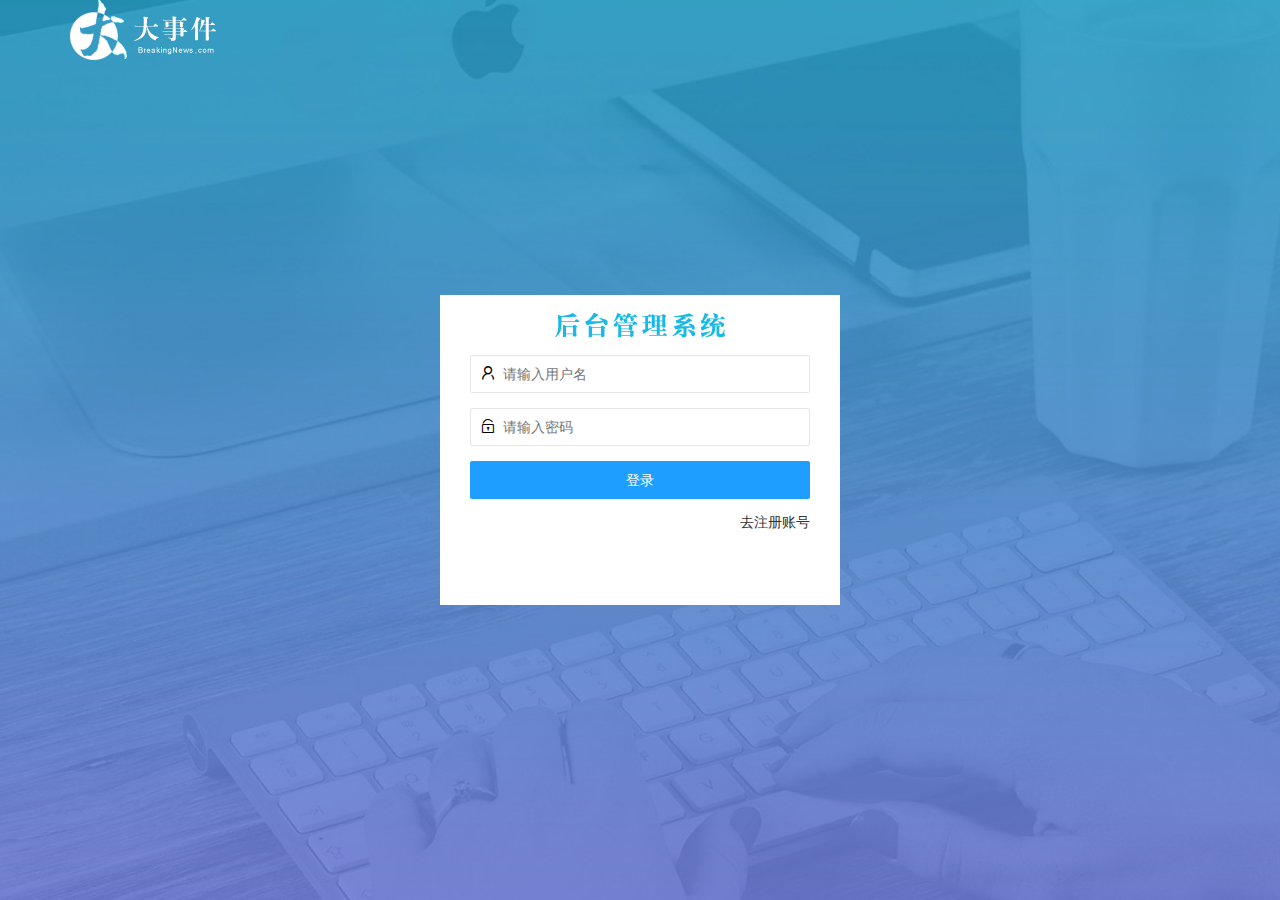
<file: login.html>
<!DOCTYPE html>
<html lang="en">

<head>
    <meta charset="UTF-8">
    <meta name="viewport" content="width=device-width, initial-scale=1.0">
    <title>大事件-登录/注册</title>
    <link rel="stylesheet" href="assets/lib/layui/css/layui.css">
    <link rel="stylesheet" href="assets/css/login.css">
    <script src="/assets/lib/layui/layui.all.js"></script>
    <script src="/assets/lib/jquery.js"></script>
    <script src="/assets/js/baseAPI.js"></script>
    <script src="/assets/js/login.js"></script>
</head>

<body>
    <!-- 头部logo部分 -->
    <div class="layui-main">
        <img src="/assets/images/logo.png" alt="">
    </div>
    <!-- 注册登录区域 -->
    <div class="loginAndRegBx">
        <div class="title-box"></div>
        <!-- 登录界面 -->
        <div class="login-box">
            <!-- 登陆的表单 -->
            <form class="layui-form" id="form_login" action="">
                <!-- 用户名输入框 -->
                <div class="layui-form-item">
                    <i class="layui-icon layui-icon-username"></i>
                    <input type="text" name="username" required lay-verify="required|username" placeholder="请输入用户名"
                        autocomplete="off" class="layui-input">
                </div>
                <!-- 密码框 -->
                <div class="layui-form-item">
                    <i class="layui-icon layui-icon-password"></i>
                    <input type="password" name="password" required lay-verify="required|pass" placeholder="请输入密码"
                        autocomplete="off" class="layui-input">
                </div>
                <!-- 登录按钮 -->
                <div class="layui-form-item">
                    <button class="layui-btn layui-btn-fluid layui-btn layui-btn-normal" lay-submit>登录</button>
                </div>
                <div class="layui-form-item link">
                    <a href="javascript:;" id="link_reg">去注册账号</a>
                </div>
        </div>
        </form>
        <!-- 注册界面 -->
        <div class="reg-box">
            <form class="layui-form" id="form_reg" action="">
                <!-- 用户名输入框 -->
                <div class="layui-form-item">
                    <i class="layui-icon layui-icon-username"></i>
                    <input type="text" name="username" required lay-verify="required|username" placeholder="请输入用户名"
                        autocomplete="off" class="layui-input">
                </div>
                <!-- 密码框 -->
                <div class="layui-form-item">
                    <i class="layui-icon layui-icon-password"></i>
                    <input type="password" name="password" required lay-verify="required|pass|repass"
                        placeholder="请输入密码" autocomplete="off" class="layui-input">
                </div>
                <!-- 密码框确认 -->
                <div class="layui-form-item">
                    <i class="layui-icon layui-icon-password"></i>
                    <input type="password" name="repassword" required lay-verify="required|pass|repass"
                        placeholder="再次确认密码" autocomplete="off" class="layui-input">
                </div>
                <!-- 注册按钮 -->
                <div class="layui-form-item">
                    <button class="layui-btn layui-btn-fluid layui-btn layui-btn-normal" lay-submit>注册</button>
                </div>
                <div class="layui-form-item link">
                    <a href="javascript:;" id="link_login">去登陆</a>
                </div>
            </form>
        </div>
    </div>
</body>

</html>
</file>
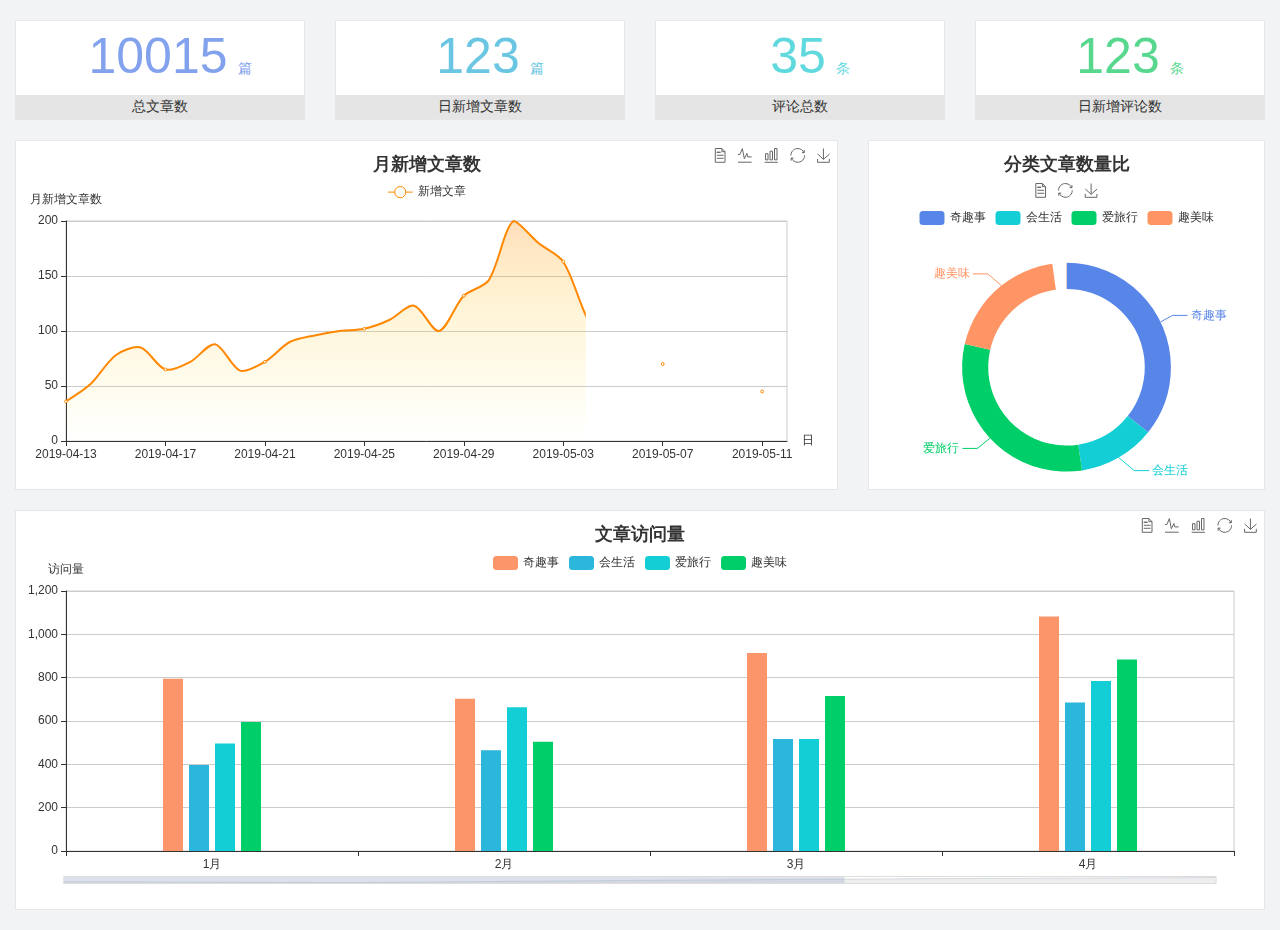
<file: home/dashboard.html>
<!DOCTYPE html>
<html lang="en">

<head>
  <meta charset="UTF-8">
  <meta name="viewport" content="width=device-width, initial-scale=1.0">
  <meta http-equiv="X-UA-Compatible" content="ie=edge">
  <title>图表统计</title>
  <link rel="stylesheet" href="../../assets/lib/bootstrap.css" />
  <link rel="stylesheet" href="../../assets/lib/main.css" />
  <script src="../../assets/lib/jquery.js"></script>
  <script type="text/javascript" src="../../assets/lib/echarts.min.js"></script>
</head>

<body>
  <div class="container-fluid">
    <div class="row spannel_list">
      <div class="col-sm-3 col-xs-6">
        <div class="spannel">
          <em>10015</em><span>篇</span>
          <b>总文章数</b>
        </div>
      </div>
      <div class="col-sm-3 col-xs-6">
        <div class="spannel scolor01">
          <em>123</em><span>篇</span>
          <b>日新增文章数</b>
        </div>
      </div>
      <div class="col-sm-3 col-xs-6">
        <div class="spannel scolor02">
          <em>35</em><span>条</span>
          <b>评论总数</b>
        </div>
      </div>
      <div class="col-sm-3 col-xs-6">
        <div class="spannel scolor03">
          <em>123</em><span>条</span>
          <b>日新增评论数</b>
        </div>
      </div>
    </div>
  </div>

  <div class="container-fluid">
    <div class="row curve-pie">
      <div class="col-lg-8 col-md-8">
        <div class="gragh_pannel" id="curve_show"></div>
      </div>
      <div class="col-lg-4 col-md-4">
        <div class="gragh_pannel" id="pie_show"></div>
      </div>
    </div>
  </div>

  <div class="container-fluid">
    <div class="column_pannel" id="column_show"></div>
  </div>

  <script>
    var oChart = echarts.init(document.getElementById('curve_show'));
    var aList_all = [
      { 'count': 36, 'date': '2019-04-13' },
      { 'count': 52, 'date': '2019-04-14' },
      { 'count': 78, 'date': '2019-04-15' },
      { 'count': 85, 'date': '2019-04-16' },
      { 'count': 65, 'date': '2019-04-17' },
      { 'count': 72, 'date': '2019-04-18' },
      { 'count': 88, 'date': '2019-04-19' },
      { 'count': 64, 'date': '2019-04-20' },
      { 'count': 72, 'date': '2019-04-21' },
      { 'count': 90, 'date': '2019-04-22' },
      { 'count': 96, 'date': '2019-04-23' },
      { 'count': 100, 'date': '2019-04-24' },
      { 'count': 102, 'date': '2019-04-25' },
      { 'count': 110, 'date': '2019-04-26' },
      { 'count': 123, 'date': '2019-04-27' },
      { 'count': 100, 'date': '2019-04-28' },
      { 'count': 132, 'date': '2019-04-29' },
      { 'count': 146, 'date': '2019-04-30' },
      { 'count': 200, 'date': '2019-05-01' },
      { 'count': 180, 'date': '2019-05-02' },
      { 'count': 163, 'date': '2019-05-03' },
      { 'count': 110, 'date': '2019-05-04' },
      { 'count': 80, 'date': '2019-05-05' },
      { 'count': 82, 'date': '2019-05-06' },
      { 'count': 70, 'date': '2019-05-07' },
      { 'count': 65, 'date': '2019-05-08' },
      { 'count': 54, 'date': '2019-05-09' },
      { 'count': 40, 'date': '2019-05-10' },
      { 'count': 45, 'date': '2019-05-11' },
      { 'count': 38, 'date': '2019-05-12' },
    ];

    let aCount = [];
    let aDate = [];

    for (var i = 0; i < aList_all.length; i++) {
      aCount.push(aList_all[i].count);
      aDate.push(aList_all[i].date);
    }

    var chartopt = {
      title: {
        text: '月新增文章数',
        left: 'center',
        top: '10'
      },
      tooltip: {
        trigger: 'axis'
      },
      legend: {
        data: ['新增文章'],
        top: '40'
      },
      toolbox: {
        show: true,
        feature: {
          mark: { show: true },
          dataView: { show: true, readOnly: false },
          magicType: { show: true, type: ['line', 'bar'] },
          restore: { show: true },
          saveAsImage: { show: true }
        }
      },
      calculable: true,
      xAxis: [
        {
          name: '日',
          type: 'category',
          boundaryGap: false,
          data: aDate
        }
      ],
      yAxis: [
        {
          name: '月新增文章数',
          type: 'value'
        }
      ],
      series: [
        {
          name: '新增文章',
          type: 'line',
          smooth: true,
          itemStyle: { normal: { areaStyle: { type: 'default' }, color: '#f80' }, lineStyle: { color: '#f80' } },
          data: aCount
        }],
      areaStyle: {
        normal: {
          color: new echarts.graphic.LinearGradient(0, 0, 0, 1, [{
            offset: 0,
            color: 'rgba(255,136,0,0.39)'
          }, {
            offset: .34,
            color: 'rgba(255,180,0,0.25)'
          }, {
            offset: 1,
            color: 'rgba(255,222,0,0.00)'
          }])

        }
      },
      grid: {
        show: true,
        x: 50,
        x2: 50,
        y: 80,
        height: 220
      }
    };

    oChart.setOption(chartopt);


    var oPie = echarts.init(document.getElementById('pie_show'));
    var oPieopt =
    {
      title: {
        top: 10,
        text: '分类文章数量比',
        x: 'center'
      },
      tooltip: {
        trigger: 'item',
        formatter: "{a} <br/>{b} : {c} ({d}%)"
      },
      color: ['#5885e8', '#13cfd5', '#00ce68', '#ff9565'],
      legend: {
        x: 'center',
        top: 65,
        data: ['奇趣事', '会生活', '爱旅行', '趣美味']
      },
      toolbox: {
        show: true,
        x: 'center',
        top: 35,
        feature: {
          mark: { show: true },
          dataView: { show: true, readOnly: false },
          magicType: {
            show: true,
            type: ['pie', 'funnel'],
            option: {
              funnel: {
                x: '25%',
                width: '50%',
                funnelAlign: 'left',
                max: 1548
              }
            }
          },
          restore: { show: true },
          saveAsImage: { show: true }
        }
      },
      calculable: true,
      series: [
        {
          name: '访问来源',
          type: 'pie',
          radius: ['45%', '60%'],
          center: ['50%', '65%'],
          data: [
            { value: 300, name: '奇趣事' },
            { value: 100, name: '会生活' },
            { value: 260, name: '爱旅行' },
            { value: 180, name: '趣美味' }
          ]
        }
      ]
    };
    oPie.setOption(oPieopt);



    var oColumn = this.echarts.init(document.getElementById('column_show'));
    var oColumnopt =
    {
      title: {
        text: '文章访问量',
        left: 'center',
        top: '10'
      },
      tooltip: {
        trigger: 'axis'
      },
      legend: {
        data: ['奇趣事', '会生活', '爱旅行', '趣美味'],
        top: '40'
      },
      toolbox: {
        show: true,
        feature: {
          mark: { show: true },
          dataView: { show: true, readOnly: false },
          magicType: { show: true, type: ['line', 'bar'] },
          restore: { show: true },
          saveAsImage: { show: true }
        }
      },
      calculable: true,
      xAxis: [
        {
          type: 'category',
          data: ['1月', '2月', '3月', '4月', '5月']
        }
      ],
      yAxis: [
        {
          name: '访问量',
          type: 'value'
        }
      ],
      series: [
        {
          name: '奇趣事',
          type: 'bar',
          barWidth: 20,
          itemStyle: {
            normal: { areaStyle: { type: 'default' }, color: '#fd956a' }
          },
          data: [800, 708, 920, 1090, 1200]
        },
        {
          name: '会生活',
          type: 'bar',
          barWidth: 20,
          itemStyle: {
            normal: { areaStyle: { type: 'default' }, color: '#2bb6db' }
          },
          data: [400, 468, 520, 690, 800]
        },
        {
          name: '爱旅行',
          type: 'bar',
          barWidth: 20,
          itemStyle: {
            normal: { areaStyle: { type: 'default' }, color: '#13cfd5' }
          },
          data: [500, 668, 520, 790, 900]
        },
        {
          name: '趣美味',
          type: 'bar',
          barWidth: 20,
          itemStyle: {
            normal: { areaStyle: { type: 'default' }, color: '#00ce68' }
          },
          data: [600, 508, 720, 890, 1000]
        }
      ],
      grid: {
        show: true,
        x: 50,
        x2: 30,
        y: 80,
        height: 260
      },
      dataZoom: [//给x轴设置滚动条
        {
          start: 0,//默认为0
          end: 100 - 1000 / 31,//默认为100
          type: 'slider',
          show: true,
          xAxisIndex: [0],
          handleSize: 0,//滑动条的 左右2个滑动条的大小
          height: 8,//组件高度
          left: 45, //左边的距离
          right: 50,//右边的距离
          bottom: 26,//右边的距离
          handleColor: '#ddd',//h滑动图标的颜色
          handleStyle: {
            borderColor: "#cacaca",
            borderWidth: "1",
            shadowBlur: 2,
            background: "#ddd",
            shadowColor: "#ddd",
          }
        }]
    };
    oColumn.setOption(oColumnopt);
  </script>
</body>

</html>
</file>
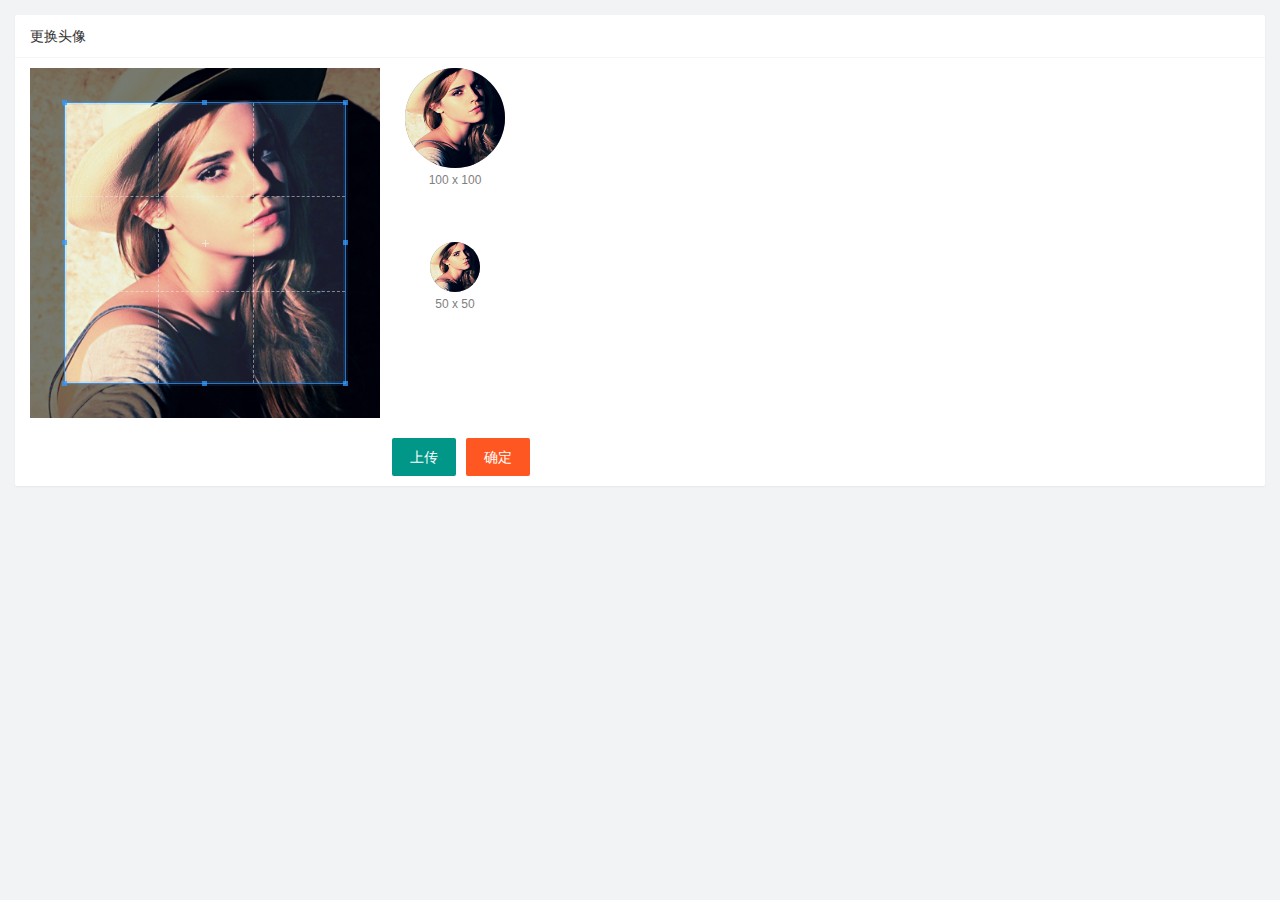
<file: user/user_avatar.html>
<!DOCTYPE html>
<html lang="en">

<head>
    <meta charset="UTF-8">
    <meta name="viewport" content="width=device-width, initial-scale=1.0">
    <title>Document</title>
    <link rel="stylesheet" href="/assets/lib/cropper/cropper.css" />
    <link rel="stylesheet" href="/assets/lib/layui/css/layui.css">
    <link rel="stylesheet" href="/assets/css/user/user_avatar.css">
</head>

<body>
    <!-- 卡片区域 -->
    <div class="layui-card">
        <div class="layui-card-header">更换头像</div>
        <div class="layui-card-body">
            <!-- 第一行的图片裁剪和预览区域 -->
            <div class="row1">
                <!-- 图片裁剪区域 -->
                <div class="cropper-box">
                    <!-- 这个 img 标签很重要，将来会把它初始化为裁剪区域 -->
                    <img id="image" src="/assets/images/sample.jpg" />
                </div>
                <!-- 图片的预览区域 -->
                <div class="preview-box">
                    <div>
                        <!-- 宽高为 100px 的预览区域 -->
                        <div class="img-preview w100"></div>
                        <p class="size">100 x 100</p>
                    </div>
                    <div>
                        <!-- 宽高为 50px 的预览区域 -->
                        <div class="img-preview w50"></div>
                        <p class="size">50 x 50</p>
                    </div>
                </div>
            </div>

            <!-- 第二行的按钮区域 -->
            <div class="row2">
                <input type="file" id="file" accept="image/jpeg, image/png">
                <button type="button" class="layui-btn" id="btnChoseImg">上传</button>
                <button type="button" class="layui-btn layui-btn-danger" id="btnUpload">确定</button>
            </div>
        </div>
    </div>
    <script src="/assets/lib/layui/layui.all.js"></script>
    <script src="/assets/lib/jquery.js"></script>
    <script src="/assets/js/baseAPI.js"></script>
    <script src="/assets/lib/cropper/Cropper.js"></script>
    <script src="/assets/lib/cropper/jquery-cropper.js"></script>
    <script src="/assets/js/user/user_avatar.js"></script>
</body>

</html>
</file>
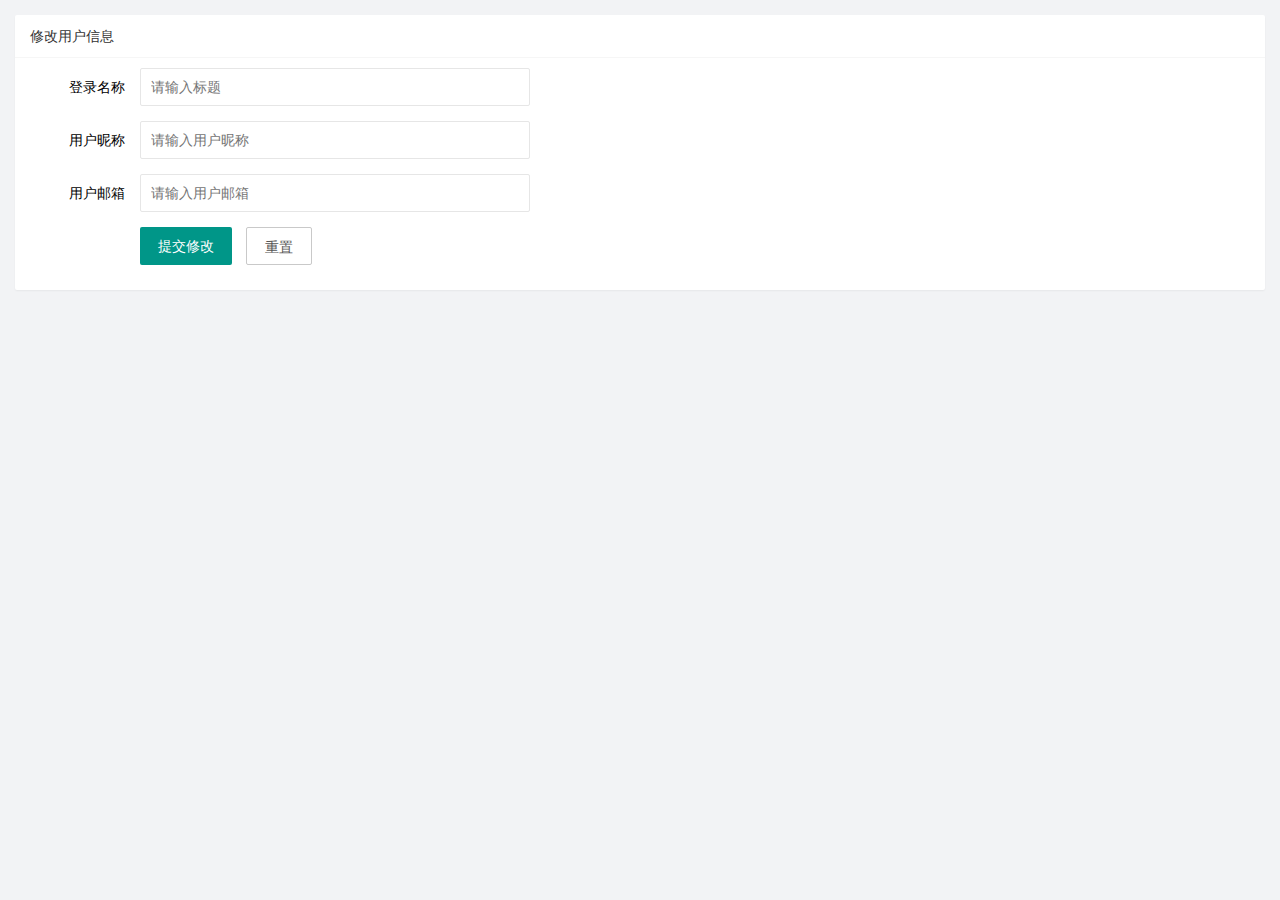
<file: user/user_info.html>
<!DOCTYPE html>
<html lang="en">

<head>
    <meta charset="UTF-8">
    <meta name="viewport" content="width=device-width, initial-scale=1.0">
    <title>Document</title>
    <!-- 导入layui样式 -->
    <link rel="stylesheet" href="/assets/lib/layui/css/layui.css">
    <!-- 导入自己的css样式 -->
    <link rel="stylesheet" href="/assets/css/user/user_info.css">
</head>

<body>
    <div class="layui-card">
        <div class="layui-card-header">修改用户信息</div>
        <div class="layui-card-body">
            <!-- form表单区域 -->
            <form class="layui-form" lay-filter="formUserInfo">
                <input type="hidden" name="id">
                <div class="layui-form-item">
                    <label class="layui-form-label">登录名称</label>
                    <div class="layui-input-block">
                        <input type="text" name="username" required lay-verify="" placeholder="请输入标题" autocomplete="off"
                            class="layui-input" readonly>
                    </div>
                </div>
                <div class="layui-form-item">
                    <label class="layui-form-label">用户昵称</label>
                    <div class="layui-input-block">
                        <input type="text" name="nickname" required lay-verify="required|nickname" placeholder="请输入用户昵称"
                            autocomplete="off" class="layui-input">
                    </div>
                </div>
                <div class="layui-form-item">
                    <label class="layui-form-label">用户邮箱</label>
                    <div class="layui-input-block">
                        <input type="text" name="email" required lay-verify="required|email" placeholder="请输入用户邮箱"
                            autocomplete="off" class="layui-input">
                    </div>
                </div>
                <div class="layui-form-item">
                    <div class="layui-input-block">
                        <button class="layui-btn" lay-submit lay-filter="formDemo">提交修改</button>
                        <button type="reset" class="layui-btn layui-btn-primary" id="btnReset">重置</button>
                    </div>
                </div>
            </form>
        </div>
    </div>

    <!-- 导入layui的js文件 -->
    <script src="/assets/lib/layui/layui.all.js"></script>
    <!-- 导入jquery的文件 -->
    <script src="/assets/lib/jquery.js"></script>
    <!-- 引入baseAPI文件 -->
    <script src="/assets/js/baseAPI.js"></script>
    <!-- 引入自己的js文件 -->
    <script src="/assets/js/user/user_info.js"></script>
</body>

</html>
</file>
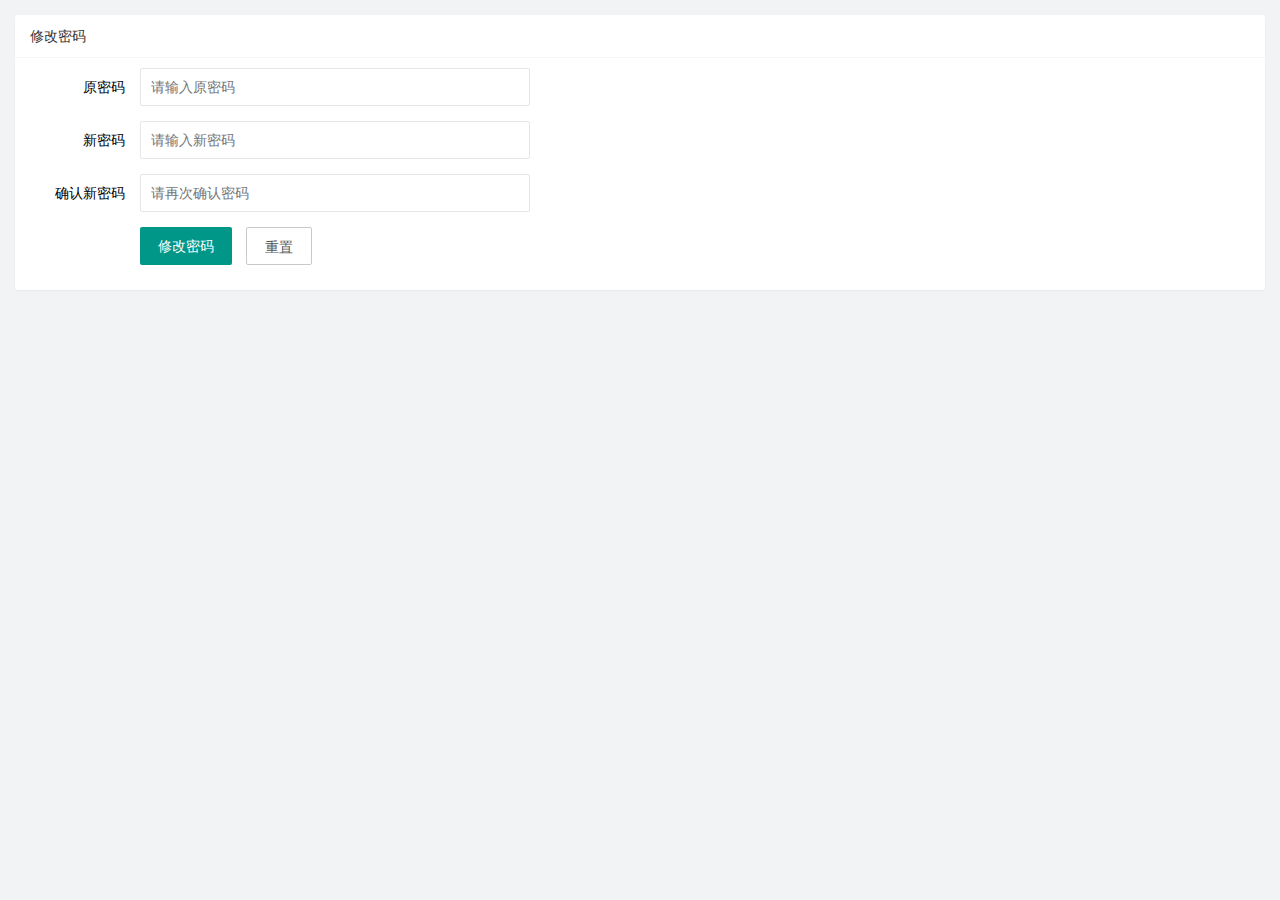
<file: user/user_pwd.html>
<!DOCTYPE html>
<html lang="en">

<head>
    <meta charset="UTF-8">
    <meta name="viewport" content="width=device-width, initial-scale=1.0">
    <title>Document</title>
    <link rel="stylesheet" href="/assets/lib/layui/css/layui.css">
    <link rel="stylesheet" href="/assets/css/user/user_pwd.css">
</head>

<body>
    <!-- 卡片区域 -->
    <div class="layui-card">
        <div class="layui-card-header">修改密码</div>
        <div class="layui-card-body">
            <form class="layui-form">
                <div class="layui-form-item">
                    <label class="layui-form-label">原密码</label>
                    <div class="layui-input-block">
                        <input type="password" name="oldPwd" required lay-verify="required|pwd" placeholder="请输入原密码"
                            autocomplete="off" class="layui-input" />
                    </div>
                </div>
                <div class="layui-form-item">
                    <label class="layui-form-label">新密码</label>
                    <div class="layui-input-block">
                        <input type="password" name="newPwd" required lay-verify="required|pwd|samePwd"
                            placeholder="请输入新密码" autocomplete="off" class="layui-input" />
                    </div>
                </div>
                <div class="layui-form-item">
                    <label class="layui-form-label">确认新密码</label>
                    <div class="layui-input-block">
                        <input type="password" name="rePwd" required lay-verify="required|rePwd" placeholder="请再次确认密码"
                            autocomplete="off" class="layui-input" />
                    </div>
                </div>
                <div class="layui-form-item">
                    <div class="layui-input-block">
                        <button class="layui-btn" lay-submit lay-filter="formDemo">修改密码</button>
                        <button type="reset" class="layui-btn layui-btn-primary">重置</button>
                    </div>
                </div>
            </form>
        </div>
    </div>
    <!-- 导入layui文件 -->
    <script src="/assets/lib/layui/layui.all.js"></script>
    <!-- 导入jquery文件 -->
    <script src="/assets/lib/jquery.js"></script>
    <!-- 导入baseAPI文件 -->
    <script src="/assets/js/baseAPI.js"></script>
    <!-- 导入自己的js文件 -->
    <script src="/assets/js/user/user_pwd.js"></script>
</body>

</html>
</file>
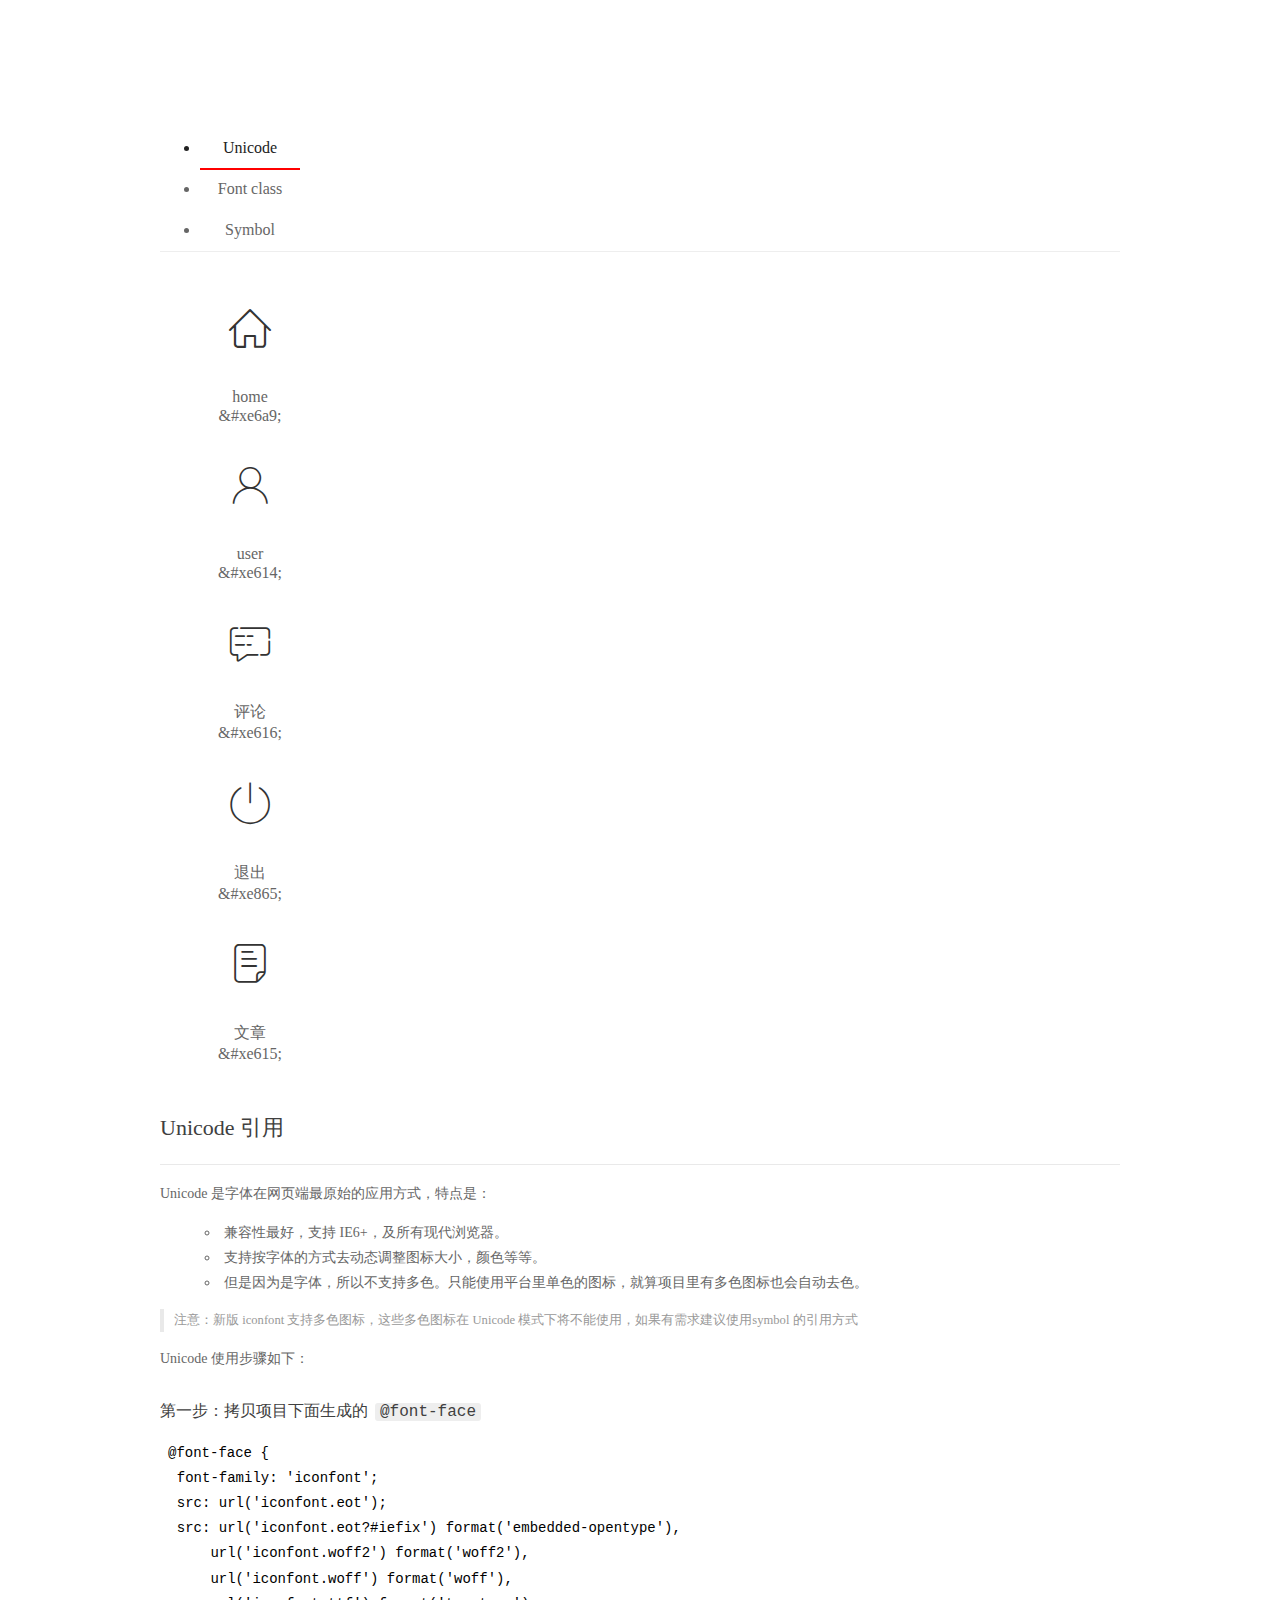
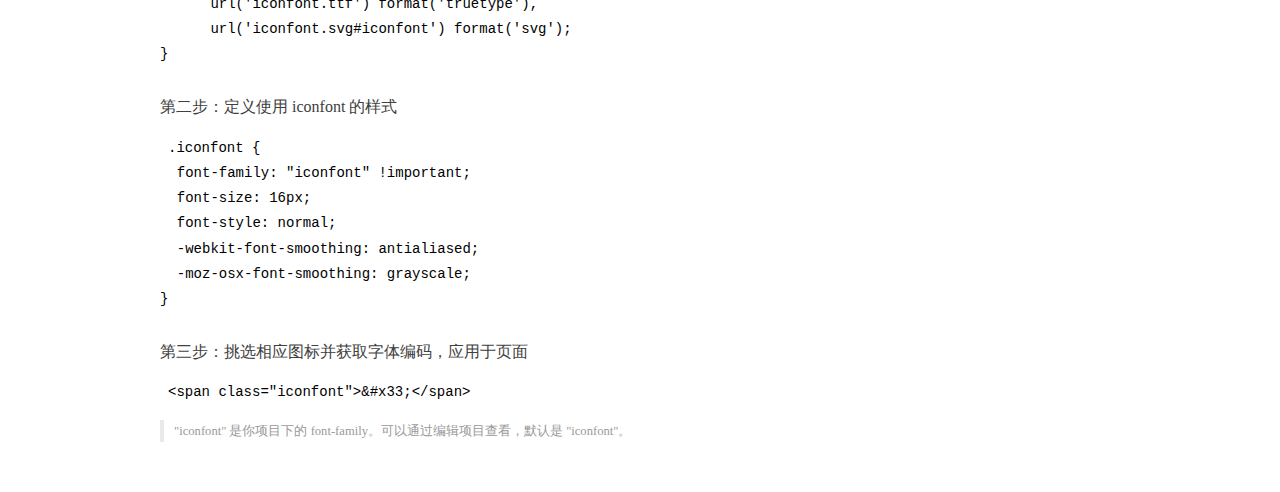
<file: assets/fonts/demo_index.html>
<!DOCTYPE html>
<html>
<head>
  <meta charset="utf-8"/>
  <title>IconFont Demo</title>
  <link rel="shortcut icon" href="https://gtms04.alicdn.com/tps/i4/TB1_oz6GVXXXXaFXpXXJDFnIXXX-64-64.ico" type="image/x-icon"/>
  <link rel="stylesheet" href="https://g.alicdn.com/thx/cube/1.3.2/cube.min.css">
  <link rel="stylesheet" href="demo.css">
  <link rel="stylesheet" href="iconfont.css">
  <script src="iconfont.js"></script>
  <!-- jQuery -->
  <script src="https://a1.alicdn.com/oss/uploads/2018/12/26/7bfddb60-08e8-11e9-9b04-53e73bb6408b.js"></script>
  <!-- 代码高亮 -->
  <script src="https://a1.alicdn.com/oss/uploads/2018/12/26/a3f714d0-08e6-11e9-8a15-ebf944d7534c.js"></script>
</head>
<body>
  <div class="main">
    <h1 class="logo"><a href="https://www.iconfont.cn/" title="iconfont 首页" target="_blank">&#xe86b;</a></h1>
    <div class="nav-tabs">
      <ul id="tabs" class="dib-box">
        <li class="dib active"><span>Unicode</span></li>
        <li class="dib"><span>Font class</span></li>
        <li class="dib"><span>Symbol</span></li>
      </ul>
      
    </div>
    <div class="tab-container">
      <div class="content unicode" style="display: block;">
          <ul class="icon_lists dib-box">
          
            <li class="dib">
              <span class="icon iconfont">&#xe6a9;</span>
                <div class="name">home</div>
                <div class="code-name">&amp;#xe6a9;</div>
              </li>
          
            <li class="dib">
              <span class="icon iconfont">&#xe614;</span>
                <div class="name">user</div>
                <div class="code-name">&amp;#xe614;</div>
              </li>
          
            <li class="dib">
              <span class="icon iconfont">&#xe616;</span>
                <div class="name">评论</div>
                <div class="code-name">&amp;#xe616;</div>
              </li>
          
            <li class="dib">
              <span class="icon iconfont">&#xe865;</span>
                <div class="name">退出</div>
                <div class="code-name">&amp;#xe865;</div>
              </li>
          
            <li class="dib">
              <span class="icon iconfont">&#xe615;</span>
                <div class="name">文章</div>
                <div class="code-name">&amp;#xe615;</div>
              </li>
          
          </ul>
          <div class="article markdown">
          <h2 id="unicode-">Unicode 引用</h2>
          <hr>

          <p>Unicode 是字体在网页端最原始的应用方式，特点是：</p>
          <ul>
            <li>兼容性最好，支持 IE6+，及所有现代浏览器。</li>
            <li>支持按字体的方式去动态调整图标大小，颜色等等。</li>
            <li>但是因为是字体，所以不支持多色。只能使用平台里单色的图标，就算项目里有多色图标也会自动去色。</li>
          </ul>
          <blockquote>
            <p>注意：新版 iconfont 支持多色图标，这些多色图标在 Unicode 模式下将不能使用，如果有需求建议使用symbol 的引用方式</p>
          </blockquote>
          <p>Unicode 使用步骤如下：</p>
          <h3 id="-font-face">第一步：拷贝项目下面生成的 <code>@font-face</code></h3>
<pre><code class="language-css"
>@font-face {
  font-family: 'iconfont';
  src: url('iconfont.eot');
  src: url('iconfont.eot?#iefix') format('embedded-opentype'),
      url('iconfont.woff2') format('woff2'),
      url('iconfont.woff') format('woff'),
      url('iconfont.ttf') format('truetype'),
      url('iconfont.svg#iconfont') format('svg');
}
</code></pre>
          <h3 id="-iconfont-">第二步：定义使用 iconfont 的样式</h3>
<pre><code class="language-css"
>.iconfont {
  font-family: "iconfont" !important;
  font-size: 16px;
  font-style: normal;
  -webkit-font-smoothing: antialiased;
  -moz-osx-font-smoothing: grayscale;
}
</code></pre>
          <h3 id="-">第三步：挑选相应图标并获取字体编码，应用于页面</h3>
<pre>
<code class="language-html"
>&lt;span class="iconfont"&gt;&amp;#x33;&lt;/span&gt;
</code></pre>
          <blockquote>
            <p>"iconfont" 是你项目下的 font-family。可以通过编辑项目查看，默认是 "iconfont"。</p>
          </blockquote>
          </div>
      </div>
      <div class="content font-class">
        <ul class="icon_lists dib-box">
          
          <li class="dib">
            <span class="icon iconfont icon-home"></span>
            <div class="name">
              home
            </div>
            <div class="code-name">.icon-home
            </div>
          </li>
          
          <li class="dib">
            <span class="icon iconfont icon-user"></span>
            <div class="name">
              user
            </div>
            <div class="code-name">.icon-user
            </div>
          </li>
          
          <li class="dib">
            <span class="icon iconfont icon-pinglun"></span>
            <div class="name">
              评论
            </div>
            <div class="code-name">.icon-pinglun
            </div>
          </li>
          
          <li class="dib">
            <span class="icon iconfont icon-tuichu"></span>
            <div class="name">
              退出
            </div>
            <div class="code-name">.icon-tuichu
            </div>
          </li>
          
          <li class="dib">
            <span class="icon iconfont icon-16"></span>
            <div class="name">
              文章
            </div>
            <div class="code-name">.icon-16
            </div>
          </li>
          
        </ul>
        <div class="article markdown">
        <h2 id="font-class-">font-class 引用</h2>
        <hr>

        <p>font-class 是 Unicode 使用方式的一种变种，主要是解决 Unicode 书写不直观，语意不明确的问题。</p>
        <p>与 Unicode 使用方式相比，具有如下特点：</p>
        <ul>
          <li>兼容性良好，支持 IE8+，及所有现代浏览器。</li>
          <li>相比于 Unicode 语意明确，书写更直观。可以很容易分辨这个 icon 是什么。</li>
          <li>因为使用 class 来定义图标，所以当要替换图标时，只需要修改 class 里面的 Unicode 引用。</li>
          <li>不过因为本质上还是使用的字体，所以多色图标还是不支持的。</li>
        </ul>
        <p>使用步骤如下：</p>
        <h3 id="-fontclass-">第一步：引入项目下面生成的 fontclass 代码：</h3>
<pre><code class="language-html">&lt;link rel="stylesheet" href="./iconfont.css"&gt;
</code></pre>
        <h3 id="-">第二步：挑选相应图标并获取类名，应用于页面：</h3>
<pre><code class="language-html">&lt;span class="iconfont icon-xxx"&gt;&lt;/span&gt;
</code></pre>
        <blockquote>
          <p>"
            iconfont" 是你项目下的 font-family。可以通过编辑项目查看，默认是 "iconfont"。</p>
        </blockquote>
      </div>
      </div>
      <div class="content symbol">
          <ul class="icon_lists dib-box">
          
            <li class="dib">
                <svg class="icon svg-icon" aria-hidden="true">
                  <use xlink:href="#icon-home"></use>
                </svg>
                <div class="name">home</div>
                <div class="code-name">#icon-home</div>
            </li>
          
            <li class="dib">
                <svg class="icon svg-icon" aria-hidden="true">
                  <use xlink:href="#icon-user"></use>
                </svg>
                <div class="name">user</div>
                <div class="code-name">#icon-user</div>
            </li>
          
            <li class="dib">
                <svg class="icon svg-icon" aria-hidden="true">
                  <use xlink:href="#icon-pinglun"></use>
                </svg>
                <div class="name">评论</div>
                <div class="code-name">#icon-pinglun</div>
            </li>
          
            <li class="dib">
                <svg class="icon svg-icon" aria-hidden="true">
                  <use xlink:href="#icon-tuichu"></use>
                </svg>
                <div class="name">退出</div>
                <div class="code-name">#icon-tuichu</div>
            </li>
          
            <li class="dib">
                <svg class="icon svg-icon" aria-hidden="true">
                  <use xlink:href="#icon-16"></use>
                </svg>
                <div class="name">文章</div>
                <div class="code-name">#icon-16</div>
            </li>
          
          </ul>
          <div class="article markdown">
          <h2 id="symbol-">Symbol 引用</h2>
          <hr>

          <p>这是一种全新的使用方式，应该说这才是未来的主流，也是平台目前推荐的用法。相关介绍可以参考这篇<a href="">文章</a>
            这种用法其实是做了一个 SVG 的集合，与另外两种相比具有如下特点：</p>
          <ul>
            <li>支持多色图标了，不再受单色限制。</li>
            <li>通过一些技巧，支持像字体那样，通过 <code>font-size</code>, <code>color</code> 来调整样式。</li>
            <li>兼容性较差，支持 IE9+，及现代浏览器。</li>
            <li>浏览器渲染 SVG 的性能一般，还不如 png。</li>
          </ul>
          <p>使用步骤如下：</p>
          <h3 id="-symbol-">第一步：引入项目下面生成的 symbol 代码：</h3>
<pre><code class="language-html">&lt;script src="./iconfont.js"&gt;&lt;/script&gt;
</code></pre>
          <h3 id="-css-">第二步：加入通用 CSS 代码（引入一次就行）：</h3>
<pre><code class="language-html">&lt;style&gt;
.icon {
  width: 1em;
  height: 1em;
  vertical-align: -0.15em;
  fill: currentColor;
  overflow: hidden;
}
&lt;/style&gt;
</code></pre>
          <h3 id="-">第三步：挑选相应图标并获取类名，应用于页面：</h3>
<pre><code class="language-html">&lt;svg class="icon" aria-hidden="true"&gt;
  &lt;use xlink:href="#icon-xxx"&gt;&lt;/use&gt;
&lt;/svg&gt;
</code></pre>
          </div>
      </div>

    </div>
  </div>
  <script>
  $(document).ready(function () {
      $('.tab-container .content:first').show()

      $('#tabs li').click(function (e) {
        var tabContent = $('.tab-container .content')
        var index = $(this).index()

        if ($(this).hasClass('active')) {
          return
        } else {
          $('#tabs li').removeClass('active')
          $(this).addClass('active')

          tabContent.hide().eq(index).fadeIn()
        }
      })
    })
  </script>
</body>
</html>
</file>
<file: assets/lib/layui/css/layui.css>
/** layui-v2.5.5 MIT License By https://www.layui.com */
 .layui-inline,img{display:inline-block;vertical-align:middle}h1,h2,h3,h4,h5,h6{font-weight:400}.layui-edge,.layui-header,.layui-inline,.layui-main{position:relative}.layui-body,.layui-edge,.layui-elip{overflow:hidden}.layui-btn,.layui-edge,.layui-inline,img{vertical-align:middle}.layui-btn,.layui-disabled,.layui-icon,.layui-unselect{-moz-user-select:none;-webkit-user-select:none;-ms-user-select:none}.layui-elip,.layui-form-checkbox span,.layui-form-pane .layui-form-label{text-overflow:ellipsis;white-space:nowrap}.layui-breadcrumb,.layui-tree-btnGroup{visibility:hidden}blockquote,body,button,dd,div,dl,dt,form,h1,h2,h3,h4,h5,h6,input,li,ol,p,pre,td,textarea,th,ul{margin:0;padding:0;-webkit-tap-highlight-color:rgba(0,0,0,0)}a:active,a:hover{outline:0}img{border:none}li{list-style:none}table{border-collapse:collapse;border-spacing:0}h4,h5,h6{font-size:100%}button,input,optgroup,option,select,textarea{font-family:inherit;font-size:inherit;font-style:inherit;font-weight:inherit;outline:0}pre{white-space:pre-wrap;white-space:-moz-pre-wrap;white-space:-pre-wrap;white-space:-o-pre-wrap;word-wrap:break-word}body{line-height:24px;font:14px Helvetica Neue,Helvetica,PingFang SC,Tahoma,Arial,sans-serif}hr{height:1px;margin:10px 0;border:0;clear:both}a{color:#333;text-decoration:none}a:hover{color:#777}a cite{font-style:normal;*cursor:pointer}.layui-border-box,.layui-border-box *{box-sizing:border-box}.layui-box,.layui-box *{box-sizing:content-box}.layui-clear{clear:both;*zoom:1}.layui-clear:after{content:'\20';clear:both;*zoom:1;display:block;height:0}.layui-inline{*display:inline;*zoom:1}.layui-edge{display:inline-block;width:0;height:0;border-width:6px;border-style:dashed;border-color:transparent}.layui-edge-top{top:-4px;border-bottom-color:#999;border-bottom-style:solid}.layui-edge-right{border-left-color:#999;border-left-style:solid}.layui-edge-bottom{top:2px;border-top-color:#999;border-top-style:solid}.layui-edge-left{border-right-color:#999;border-right-style:solid}.layui-disabled,.layui-disabled:hover{color:#d2d2d2!important;cursor:not-allowed!important}.layui-circle{border-radius:100%}.layui-show{display:block!important}.layui-hide{display:none!important}@font-face{font-family:layui-icon;src:url(../font/iconfont.eot?v=250);src:url(../font/iconfont.eot?v=250#iefix) format('embedded-opentype'),url(../font/iconfont.woff2?v=250) format('woff2'),url(../font/iconfont.woff?v=250) format('woff'),url(../font/iconfont.ttf?v=250) format('truetype'),url(../font/iconfont.svg?v=250#layui-icon) format('svg')}.layui-icon{font-family:layui-icon!important;font-size:16px;font-style:normal;-webkit-font-smoothing:antialiased;-moz-osx-font-smoothing:grayscale}.layui-icon-reply-fill:before{content:"\e611"}.layui-icon-set-fill:before{content:"\e614"}.layui-icon-menu-fill:before{content:"\e60f"}.layui-icon-search:before{content:"\e615"}.layui-icon-share:before{content:"\e641"}.layui-icon-set-sm:before{content:"\e620"}.layui-icon-engine:before{content:"\e628"}.layui-icon-close:before{content:"\1006"}.layui-icon-close-fill:before{content:"\1007"}.layui-icon-chart-screen:before{content:"\e629"}.layui-icon-star:before{content:"\e600"}.layui-icon-circle-dot:before{content:"\e617"}.layui-icon-chat:before{content:"\e606"}.layui-icon-release:before{content:"\e609"}.layui-icon-list:before{content:"\e60a"}.layui-icon-chart:before{content:"\e62c"}.layui-icon-ok-circle:before{content:"\1005"}.layui-icon-layim-theme:before{content:"\e61b"}.layui-icon-table:before{content:"\e62d"}.layui-icon-right:before{content:"\e602"}.layui-icon-left:before{content:"\e603"}.layui-icon-cart-simple:before{content:"\e698"}.layui-icon-face-cry:before{content:"\e69c"}.layui-icon-face-smile:before{content:"\e6af"}.layui-icon-survey:before{content:"\e6b2"}.layui-icon-tree:before{content:"\e62e"}.layui-icon-upload-circle:before{content:"\e62f"}.layui-icon-add-circle:before{content:"\e61f"}.layui-icon-download-circle:before{content:"\e601"}.layui-icon-templeate-1:before{content:"\e630"}.layui-icon-util:before{content:"\e631"}.layui-icon-face-surprised:before{content:"\e664"}.layui-icon-edit:before{content:"\e642"}.layui-icon-speaker:before{content:"\e645"}.layui-icon-down:before{content:"\e61a"}.layui-icon-file:before{content:"\e621"}.layui-icon-layouts:before{content:"\e632"}.layui-icon-rate-half:before{content:"\e6c9"}.layui-icon-add-circle-fine:before{content:"\e608"}.layui-icon-prev-circle:before{content:"\e633"}.layui-icon-read:before{content:"\e705"}.layui-icon-404:before{content:"\e61c"}.layui-icon-carousel:before{content:"\e634"}.layui-icon-help:before{content:"\e607"}.layui-icon-code-circle:before{content:"\e635"}.layui-icon-water:before{content:"\e636"}.layui-icon-username:before{content:"\e66f"}.layui-icon-find-fill:before{content:"\e670"}.layui-icon-about:before{content:"\e60b"}.layui-icon-location:before{content:"\e715"}.layui-icon-up:before{content:"\e619"}.layui-icon-pause:before{content:"\e651"}.layui-icon-date:before{content:"\e637"}.layui-icon-layim-uploadfile:before{content:"\e61d"}.layui-icon-delete:before{content:"\e640"}.layui-icon-play:before{content:"\e652"}.layui-icon-top:before{content:"\e604"}.layui-icon-friends:before{content:"\e612"}.layui-icon-refresh-3:before{content:"\e9aa"}.layui-icon-ok:before{content:"\e605"}.layui-icon-layer:before{content:"\e638"}.layui-icon-face-smile-fine:before{content:"\e60c"}.layui-icon-dollar:before{content:"\e659"}.layui-icon-group:before{content:"\e613"}.layui-icon-layim-download:before{content:"\e61e"}.layui-icon-picture-fine:before{content:"\e60d"}.layui-icon-link:before{content:"\e64c"}.layui-icon-diamond:before{content:"\e735"}.layui-icon-log:before{content:"\e60e"}.layui-icon-rate-solid:before{content:"\e67a"}.layui-icon-fonts-del:before{content:"\e64f"}.layui-icon-unlink:before{content:"\e64d"}.layui-icon-fonts-clear:before{content:"\e639"}.layui-icon-triangle-r:before{content:"\e623"}.layui-icon-circle:before{content:"\e63f"}.layui-icon-radio:before{content:"\e643"}.layui-icon-align-center:before{content:"\e647"}.layui-icon-align-right:before{content:"\e648"}.layui-icon-align-left:before{content:"\e649"}.layui-icon-loading-1:before{content:"\e63e"}.layui-icon-return:before{content:"\e65c"}.layui-icon-fonts-strong:before{content:"\e62b"}.layui-icon-upload:before{content:"\e67c"}.layui-icon-dialogue:before{content:"\e63a"}.layui-icon-video:before{content:"\e6ed"}.layui-icon-headset:before{content:"\e6fc"}.layui-icon-cellphone-fine:before{content:"\e63b"}.layui-icon-add-1:before{content:"\e654"}.layui-icon-face-smile-b:before{content:"\e650"}.layui-icon-fonts-html:before{content:"\e64b"}.layui-icon-form:before{content:"\e63c"}.layui-icon-cart:before{content:"\e657"}.layui-icon-camera-fill:before{content:"\e65d"}.layui-icon-tabs:before{content:"\e62a"}.layui-icon-fonts-code:before{content:"\e64e"}.layui-icon-fire:before{content:"\e756"}.layui-icon-set:before{content:"\e716"}.layui-icon-fonts-u:before{content:"\e646"}.layui-icon-triangle-d:before{content:"\e625"}.layui-icon-tips:before{content:"\e702"}.layui-icon-picture:before{content:"\e64a"}.layui-icon-more-vertical:before{content:"\e671"}.layui-icon-flag:before{content:"\e66c"}.layui-icon-loading:before{content:"\e63d"}.layui-icon-fonts-i:before{content:"\e644"}.layui-icon-refresh-1:before{content:"\e666"}.layui-icon-rmb:before{content:"\e65e"}.layui-icon-home:before{content:"\e68e"}.layui-icon-user:before{content:"\e770"}.layui-icon-notice:before{content:"\e667"}.layui-icon-login-weibo:before{content:"\e675"}.layui-icon-voice:before{content:"\e688"}.layui-icon-upload-drag:before{content:"\e681"}.layui-icon-login-qq:before{content:"\e676"}.layui-icon-snowflake:before{content:"\e6b1"}.layui-icon-file-b:before{content:"\e655"}.layui-icon-template:before{content:"\e663"}.layui-icon-auz:before{content:"\e672"}.layui-icon-console:before{content:"\e665"}.layui-icon-app:before{content:"\e653"}.layui-icon-prev:before{content:"\e65a"}.layui-icon-website:before{content:"\e7ae"}.layui-icon-next:before{content:"\e65b"}.layui-icon-component:before{content:"\e857"}.layui-icon-more:before{content:"\e65f"}.layui-icon-login-wechat:before{content:"\e677"}.layui-icon-shrink-right:before{content:"\e668"}.layui-icon-spread-left:before{content:"\e66b"}.layui-icon-camera:before{content:"\e660"}.layui-icon-note:before{content:"\e66e"}.layui-icon-refresh:before{content:"\e669"}.layui-icon-female:before{content:"\e661"}.layui-icon-male:before{content:"\e662"}.layui-icon-password:before{content:"\e673"}.layui-icon-senior:before{content:"\e674"}.layui-icon-theme:before{content:"\e66a"}.layui-icon-tread:before{content:"\e6c5"}.layui-icon-praise:before{content:"\e6c6"}.layui-icon-star-fill:before{content:"\e658"}.layui-icon-rate:before{content:"\e67b"}.layui-icon-template-1:before{content:"\e656"}.layui-icon-vercode:before{content:"\e679"}.layui-icon-cellphone:before{content:"\e678"}.layui-icon-screen-full:before{content:"\e622"}.layui-icon-screen-restore:before{content:"\e758"}.layui-icon-cols:before{content:"\e610"}.layui-icon-export:before{content:"\e67d"}.layui-icon-print:before{content:"\e66d"}.layui-icon-slider:before{content:"\e714"}.layui-icon-addition:before{content:"\e624"}.layui-icon-subtraction:before{content:"\e67e"}.layui-icon-service:before{content:"\e626"}.layui-icon-transfer:before{content:"\e691"}.layui-main{width:1140px;margin:0 auto}.layui-header{z-index:1000;height:60px}.layui-header a:hover{transition:all .5s;-webkit-transition:all .5s}.layui-side{position:fixed;left:0;top:0;bottom:0;z-index:999;width:200px;overflow-x:hidden}.layui-side-scroll{position:relative;width:220px;height:100%;overflow-x:hidden}.layui-body{position:absolute;left:200px;right:0;top:0;bottom:0;z-index:998;width:auto;overflow-y:auto;box-sizing:border-box}.layui-layout-body{overflow:hidden}.layui-layout-admin .layui-header{background-color:#23262E}.layui-layout-admin .layui-side{top:60px;width:200px;overflow-x:hidden}.layui-layout-admin .layui-body{position:fixed;top:60px;bottom:44px}.layui-layout-admin .layui-main{width:auto;margin:0 15px}.layui-layout-admin .layui-footer{position:fixed;left:200px;right:0;bottom:0;height:44px;line-height:44px;padding:0 15px;background-color:#eee}.layui-layout-admin .layui-logo{position:absolute;left:0;top:0;width:200px;height:100%;line-height:60px;text-align:center;color:#009688;font-size:16px}.layui-layout-admin .layui-header .layui-nav{background:0 0}.layui-layout-left{position:absolute!important;left:200px;top:0}.layui-layout-right{position:absolute!important;right:0;top:0}.layui-container{position:relative;margin:0 auto;padding:0 15px;box-sizing:border-box}.layui-fluid{position:relative;margin:0 auto;padding:0 15px}.layui-row:after,.layui-row:before{content:'';display:block;clear:both}.layui-col-lg1,.layui-col-lg10,.layui-col-lg11,.layui-col-lg12,.layui-col-lg2,.layui-col-lg3,.layui-col-lg4,.layui-col-lg5,.layui-col-lg6,.layui-col-lg7,.layui-col-lg8,.layui-col-lg9,.layui-col-md1,.layui-col-md10,.layui-col-md11,.layui-col-md12,.layui-col-md2,.layui-col-md3,.layui-col-md4,.layui-col-md5,.layui-col-md6,.layui-col-md7,.layui-col-md8,.layui-col-md9,.layui-col-sm1,.layui-col-sm10,.layui-col-sm11,.layui-col-sm12,.layui-col-sm2,.layui-col-sm3,.layui-col-sm4,.layui-col-sm5,.layui-col-sm6,.layui-col-sm7,.layui-col-sm8,.layui-col-sm9,.layui-col-xs1,.layui-col-xs10,.layui-col-xs11,.layui-col-xs12,.layui-col-xs2,.layui-col-xs3,.layui-col-xs4,.layui-col-xs5,.layui-col-xs6,.layui-col-xs7,.layui-col-xs8,.layui-col-xs9{position:relative;display:block;box-sizing:border-box}.layui-col-xs1,.layui-col-xs10,.layui-col-xs11,.layui-col-xs12,.layui-col-xs2,.layui-col-xs3,.layui-col-xs4,.layui-col-xs5,.layui-col-xs6,.layui-col-xs7,.layui-col-xs8,.layui-col-xs9{float:left}.layui-col-xs1{width:8.33333333%}.layui-col-xs2{width:16.66666667%}.layui-col-xs3{width:25%}.layui-col-xs4{width:33.33333333%}.layui-col-xs5{width:41.66666667%}.layui-col-xs6{width:50%}.layui-col-xs7{width:58.33333333%}.layui-col-xs8{width:66.66666667%}.layui-col-xs9{width:75%}.layui-col-xs10{width:83.33333333%}.layui-col-xs11{width:91.66666667%}.layui-col-xs12{width:100%}.layui-col-xs-offset1{margin-left:8.33333333%}.layui-col-xs-offset2{margin-left:16.66666667%}.layui-col-xs-offset3{margin-left:25%}.layui-col-xs-offset4{margin-left:33.33333333%}.layui-col-xs-offset5{margin-left:41.66666667%}.layui-col-xs-offset6{margin-left:50%}.layui-col-xs-offset7{margin-left:58.33333333%}.layui-col-xs-offset8{margin-left:66.66666667%}.layui-col-xs-offset9{margin-left:75%}.layui-col-xs-offset10{margin-left:83.33333333%}.layui-col-xs-offset11{margin-left:91.66666667%}.layui-col-xs-offset12{margin-left:100%}@media screen and (max-width:768px){.layui-hide-xs{display:none!important}.layui-show-xs-block{display:block!important}.layui-show-xs-inline{display:inline!important}.layui-show-xs-inline-block{display:inline-block!important}}@media screen and (min-width:768px){.layui-container{width:750px}.layui-hide-sm{display:none!important}.layui-show-sm-block{display:block!important}.layui-show-sm-inline{display:inline!important}.layui-show-sm-inline-block{display:inline-block!important}.layui-col-sm1,.layui-col-sm10,.layui-col-sm11,.layui-col-sm12,.layui-col-sm2,.layui-col-sm3,.layui-col-sm4,.layui-col-sm5,.layui-col-sm6,.layui-col-sm7,.layui-col-sm8,.layui-col-sm9{float:left}.layui-col-sm1{width:8.33333333%}.layui-col-sm2{width:16.66666667%}.layui-col-sm3{width:25%}.layui-col-sm4{width:33.33333333%}.layui-col-sm5{width:41.66666667%}.layui-col-sm6{width:50%}.layui-col-sm7{width:58.33333333%}.layui-col-sm8{width:66.66666667%}.layui-col-sm9{width:75%}.layui-col-sm10{width:83.33333333%}.layui-col-sm11{width:91.66666667%}.layui-col-sm12{width:100%}.layui-col-sm-offset1{margin-left:8.33333333%}.layui-col-sm-offset2{margin-left:16.66666667%}.layui-col-sm-offset3{margin-left:25%}.layui-col-sm-offset4{margin-left:33.33333333%}.layui-col-sm-offset5{margin-left:41.66666667%}.layui-col-sm-offset6{margin-left:50%}.layui-col-sm-offset7{margin-left:58.33333333%}.layui-col-sm-offset8{margin-left:66.66666667%}.layui-col-sm-offset9{margin-left:75%}.layui-col-sm-offset10{margin-left:83.33333333%}.layui-col-sm-offset11{margin-left:91.66666667%}.layui-col-sm-offset12{margin-left:100%}}@media screen and (min-width:992px){.layui-container{width:970px}.layui-hide-md{display:none!important}.layui-show-md-block{display:block!important}.layui-show-md-inline{display:inline!important}.layui-show-md-inline-block{display:inline-block!important}.layui-col-md1,.layui-col-md10,.layui-col-md11,.layui-col-md12,.layui-col-md2,.layui-col-md3,.layui-col-md4,.layui-col-md5,.layui-col-md6,.layui-col-md7,.layui-col-md8,.layui-col-md9{float:left}.layui-col-md1{width:8.33333333%}.layui-col-md2{width:16.66666667%}.layui-col-md3{width:25%}.layui-col-md4{width:33.33333333%}.layui-col-md5{width:41.66666667%}.layui-col-md6{width:50%}.layui-col-md7{width:58.33333333%}.layui-col-md8{width:66.66666667%}.layui-col-md9{width:75%}.layui-col-md10{width:83.33333333%}.layui-col-md11{width:91.66666667%}.layui-col-md12{width:100%}.layui-col-md-offset1{margin-left:8.33333333%}.layui-col-md-offset2{margin-left:16.66666667%}.layui-col-md-offset3{margin-left:25%}.layui-col-md-offset4{margin-left:33.33333333%}.layui-col-md-offset5{margin-left:41.66666667%}.layui-col-md-offset6{margin-left:50%}.layui-col-md-offset7{margin-left:58.33333333%}.layui-col-md-offset8{margin-left:66.66666667%}.layui-col-md-offset9{margin-left:75%}.layui-col-md-offset10{margin-left:83.33333333%}.layui-col-md-offset11{margin-left:91.66666667%}.layui-col-md-offset12{margin-left:100%}}@media screen and (min-width:1200px){.layui-container{width:1170px}.layui-hide-lg{display:none!important}.layui-show-lg-block{display:block!important}.layui-show-lg-inline{display:inline!important}.layui-show-lg-inline-block{display:inline-block!important}.layui-col-lg1,.layui-col-lg10,.layui-col-lg11,.layui-col-lg12,.layui-col-lg2,.layui-col-lg3,.layui-col-lg4,.layui-col-lg5,.layui-col-lg6,.layui-col-lg7,.layui-col-lg8,.layui-col-lg9{float:left}.layui-col-lg1{width:8.33333333%}.layui-col-lg2{width:16.66666667%}.layui-col-lg3{width:25%}.layui-col-lg4{width:33.33333333%}.layui-col-lg5{width:41.66666667%}.layui-col-lg6{width:50%}.layui-col-lg7{width:58.33333333%}.layui-col-lg8{width:66.66666667%}.layui-col-lg9{width:75%}.layui-col-lg10{width:83.33333333%}.layui-col-lg11{width:91.66666667%}.layui-col-lg12{width:100%}.layui-col-lg-offset1{margin-left:8.33333333%}.layui-col-lg-offset2{margin-left:16.66666667%}.layui-col-lg-offset3{margin-left:25%}.layui-col-lg-offset4{margin-left:33.33333333%}.layui-col-lg-offset5{margin-left:41.66666667%}.layui-col-lg-offset6{margin-left:50%}.layui-col-lg-offset7{margin-left:58.33333333%}.layui-col-lg-offset8{margin-left:66.66666667%}.layui-col-lg-offset9{margin-left:75%}.layui-col-lg-offset10{margin-left:83.33333333%}.layui-col-lg-offset11{margin-left:91.66666667%}.layui-col-lg-offset12{margin-left:100%}}.layui-col-space1{margin:-.5px}.layui-col-space1>*{padding:.5px}.layui-col-space3{margin:-1.5px}.layui-col-space3>*{padding:1.5px}.layui-col-space5{margin:-2.5px}.layui-col-space5>*{padding:2.5px}.layui-col-space8{margin:-3.5px}.layui-col-space8>*{padding:3.5px}.layui-col-space10{margin:-5px}.layui-col-space10>*{padding:5px}.layui-col-space12{margin:-6px}.layui-col-space12>*{padding:6px}.layui-col-space15{margin:-7.5px}.layui-col-space15>*{padding:7.5px}.layui-col-space18{margin:-9px}.layui-col-space18>*{padding:9px}.layui-col-space20{margin:-10px}.layui-col-space20>*{padding:10px}.layui-col-space22{margin:-11px}.layui-col-space22>*{padding:11px}.layui-col-space25{margin:-12.5px}.layui-col-space25>*{padding:12.5px}.layui-col-space30{margin:-15px}.layui-col-space30>*{padding:15px}.layui-btn,.layui-input,.layui-select,.layui-textarea,.layui-upload-button{outline:0;-webkit-appearance:none;transition:all .3s;-webkit-transition:all .3s;box-sizing:border-box}.layui-elem-quote{margin-bottom:10px;padding:15px;line-height:22px;border-left:5px solid #009688;border-radius:0 2px 2px 0;background-color:#f2f2f2}.layui-quote-nm{border-style:solid;border-width:1px 1px 1px 5px;background:0 0}.layui-elem-field{margin-bottom:10px;padding:0;border-width:1px;border-style:solid}.layui-elem-field legend{margin-left:20px;padding:0 10px;font-size:20px;font-weight:300}.layui-field-title{margin:10px 0 20px;border-width:1px 0 0}.layui-field-box{padding:10px 15px}.layui-field-title .layui-field-box{padding:10px 0}.layui-progress{position:relative;height:6px;border-radius:20px;background-color:#e2e2e2}.layui-progress-bar{position:absolute;left:0;top:0;width:0;max-width:100%;height:6px;border-radius:20px;text-align:right;background-color:#5FB878;transition:all .3s;-webkit-transition:all .3s}.layui-progress-big,.layui-progress-big .layui-progress-bar{height:18px;line-height:18px}.layui-progress-text{position:relative;top:-20px;line-height:18px;font-size:12px;color:#666}.layui-progress-big .layui-progress-text{position:static;padding:0 10px;color:#fff}.layui-collapse{border-width:1px;border-style:solid;border-radius:2px}.layui-colla-content,.layui-colla-item{border-top-width:1px;border-top-style:solid}.layui-colla-item:first-child{border-top:none}.layui-colla-title{position:relative;height:42px;line-height:42px;padding:0 15px 0 35px;color:#333;background-color:#f2f2f2;cursor:pointer;font-size:14px;overflow:hidden}.layui-colla-content{display:none;padding:10px 15px;line-height:22px;color:#666}.layui-colla-icon{position:absolute;left:15px;top:0;font-size:14px}.layui-card{margin-bottom:15px;border-radius:2px;background-color:#fff;box-shadow:0 1px 2px 0 rgba(0,0,0,.05)}.layui-card:last-child{margin-bottom:0}.layui-card-header{position:relative;height:42px;line-height:42px;padding:0 15px;border-bottom:1px solid #f6f6f6;color:#333;border-radius:2px 2px 0 0;font-size:14px}.layui-bg-black,.layui-bg-blue,.layui-bg-cyan,.layui-bg-green,.layui-bg-orange,.layui-bg-red{color:#fff!important}.layui-card-body{position:relative;padding:10px 15px;line-height:24px}.layui-card-body[pad15]{padding:15px}.layui-card-body[pad20]{padding:20px}.layui-card-body .layui-table{margin:5px 0}.layui-card .layui-tab{margin:0}.layui-panel-window{position:relative;padding:15px;border-radius:0;border-top:5px solid #E6E6E6;background-color:#fff}.layui-auxiliar-moving{position:fixed;left:0;right:0;top:0;bottom:0;width:100%;height:100%;background:0 0;z-index:9999999999}.layui-form-label,.layui-form-mid,.layui-form-select,.layui-input-block,.layui-input-inline,.layui-textarea{position:relative}.layui-bg-red{background-color:#FF5722!important}.layui-bg-orange{background-color:#FFB800!important}.layui-bg-green{background-color:#009688!important}.layui-bg-cyan{background-color:#2F4056!important}.layui-bg-blue{background-color:#1E9FFF!important}.layui-bg-black{background-color:#393D49!important}.layui-bg-gray{background-color:#eee!important;color:#666!important}.layui-badge-rim,.layui-colla-content,.layui-colla-item,.layui-collapse,.layui-elem-field,.layui-form-pane .layui-form-item[pane],.layui-form-pane .layui-form-label,.layui-input,.layui-layedit,.layui-layedit-tool,.layui-quote-nm,.layui-select,.layui-tab-bar,.layui-tab-card,.layui-tab-title,.layui-tab-title .layui-this:after,.layui-textarea{border-color:#e6e6e6}.layui-timeline-item:before,hr{background-color:#e6e6e6}.layui-text{line-height:22px;font-size:14px;color:#666}.layui-text h1,.layui-text h2,.layui-text h3{font-weight:500;color:#333}.layui-text h1{font-size:30px}.layui-text h2{font-size:24px}.layui-text h3{font-size:18px}.layui-text a:not(.layui-btn){color:#01AAED}.layui-text a:not(.layui-btn):hover{text-decoration:underline}.layui-text ul{padding:5px 0 5px 15px}.layui-text ul li{margin-top:5px;list-style-type:disc}.layui-text em,.layui-word-aux{color:#999!important;padding:0 5px!important}.layui-btn{display:inline-block;height:38px;line-height:38px;padding:0 18px;background-color:#009688;color:#fff;white-space:nowrap;text-align:center;font-size:14px;border:none;border-radius:2px;cursor:pointer}.layui-btn:hover{opacity:.8;filter:alpha(opacity=80);color:#fff}.layui-btn:active{opacity:1;filter:alpha(opacity=100)}.layui-btn+.layui-btn{margin-left:10px}.layui-btn-container{font-size:0}.layui-btn-container .layui-btn{margin-right:10px;margin-bottom:10px}.layui-btn-container .layui-btn+.layui-btn{margin-left:0}.layui-table .layui-btn-container .layui-btn{margin-bottom:9px}.layui-btn-radius{border-radius:100px}.layui-btn .layui-icon{margin-right:3px;font-size:18px;vertical-align:bottom;vertical-align:middle\9}.layui-btn-primary{border:1px solid #C9C9C9;background-color:#fff;color:#555}.layui-btn-primary:hover{border-color:#009688;color:#333}.layui-btn-normal{background-color:#1E9FFF}.layui-btn-warm{background-color:#FFB800}.layui-btn-danger{background-color:#FF5722}.layui-btn-checked{background-color:#5FB878}.layui-btn-disabled,.layui-btn-disabled:active,.layui-btn-disabled:hover{border:1px solid #e6e6e6;background-color:#FBFBFB;color:#C9C9C9;cursor:not-allowed;opacity:1}.layui-btn-lg{height:44px;line-height:44px;padding:0 25px;font-size:16px}.layui-btn-sm{height:30px;line-height:30px;padding:0 10px;font-size:12px}.layui-btn-sm i{font-size:16px!important}.layui-btn-xs{height:22px;line-height:22px;padding:0 5px;font-size:12px}.layui-btn-xs i{font-size:14px!important}.layui-btn-group{display:inline-block;vertical-align:middle;font-size:0}.layui-btn-group .layui-btn{margin-left:0!important;margin-right:0!important;border-left:1px solid rgba(255,255,255,.5);border-radius:0}.layui-btn-group .layui-btn-primary{border-left:none}.layui-btn-group .layui-btn-primary:hover{border-color:#C9C9C9;color:#009688}.layui-btn-group .layui-btn:first-child{border-left:none;border-radius:2px 0 0 2px}.layui-btn-group .layui-btn-primary:first-child{border-left:1px solid #c9c9c9}.layui-btn-group .layui-btn:last-child{border-radius:0 2px 2px 0}.layui-btn-group .layui-btn+.layui-btn{margin-left:0}.layui-btn-group+.layui-btn-group{margin-left:10px}.layui-btn-fluid{width:100%}.layui-input,.layui-select,.layui-textarea{height:38px;line-height:1.3;line-height:38px\9;border-width:1px;border-style:solid;background-color:#fff;border-radius:2px}.layui-input::-webkit-input-placeholder,.layui-select::-webkit-input-placeholder,.layui-textarea::-webkit-input-placeholder{line-height:1.3}.layui-input,.layui-textarea{display:block;width:100%;padding-left:10px}.layui-input:hover,.layui-textarea:hover{border-color:#D2D2D2!important}.layui-input:focus,.layui-textarea:focus{border-color:#C9C9C9!important}.layui-textarea{min-height:100px;height:auto;line-height:20px;padding:6px 10px;resize:vertical}.layui-select{padding:0 10px}.layui-form input[type=checkbox],.layui-form input[type=radio],.layui-form select{display:none}.layui-form [lay-ignore]{display:initial}.layui-form-item{margin-bottom:15px;clear:both;*zoom:1}.layui-form-item:after{content:'\20';clear:both;*zoom:1;display:block;height:0}.layui-form-label{float:left;display:block;padding:9px 15px;width:80px;font-weight:400;line-height:20px;text-align:right}.layui-form-label-col{display:block;float:none;padding:9px 0;line-height:20px;text-align:left}.layui-form-item .layui-inline{margin-bottom:5px;margin-right:10px}.layui-input-block{margin-left:110px;min-height:36px}.layui-input-inline{display:inline-block;vertical-align:middle}.layui-form-item .layui-input-inline{float:left;width:190px;margin-right:10px}.layui-form-text .layui-input-inline{width:auto}.layui-form-mid{float:left;display:block;padding:9px 0!important;line-height:20px;margin-right:10px}.layui-form-danger+.layui-form-select .layui-input,.layui-form-danger:focus{border-color:#FF5722!important}.layui-form-select .layui-input{padding-right:30px;cursor:pointer}.layui-form-select .layui-edge{position:absolute;right:10px;top:50%;margin-top:-3px;cursor:pointer;border-width:6px;border-top-color:#c2c2c2;border-top-style:solid;transition:all .3s;-webkit-transition:all .3s}.layui-form-select dl{display:none;position:absolute;left:0;top:42px;padding:5px 0;z-index:899;min-width:100%;border:1px solid #d2d2d2;max-height:300px;overflow-y:auto;background-color:#fff;border-radius:2px;box-shadow:0 2px 4px rgba(0,0,0,.12);box-sizing:border-box}.layui-form-select dl dd,.layui-form-select dl dt{padding:0 10px;line-height:36px;white-space:nowrap;overflow:hidden;text-overflow:ellipsis}.layui-form-select dl dt{font-size:12px;color:#999}.layui-form-select dl dd{cursor:pointer}.layui-form-select dl dd:hover{background-color:#f2f2f2;-webkit-transition:.5s all;transition:.5s all}.layui-form-select .layui-select-group dd{padding-left:20px}.layui-form-select dl dd.layui-select-tips{padding-left:10px!important;color:#999}.layui-form-select dl dd.layui-this{background-color:#5FB878;color:#fff}.layui-form-checkbox,.layui-form-select dl dd.layui-disabled{background-color:#fff}.layui-form-selected dl{display:block}.layui-form-checkbox,.layui-form-checkbox *,.layui-form-switch{display:inline-block;vertical-align:middle}.layui-form-selected .layui-edge{margin-top:-9px;-webkit-transform:rotate(180deg);transform:rotate(180deg);margin-top:-3px\9}:root .layui-form-selected .layui-edge{margin-top:-9px\0/IE9}.layui-form-selectup dl{top:auto;bottom:42px}.layui-select-none{margin:5px 0;text-align:center;color:#999}.layui-select-disabled .layui-disabled{border-color:#eee!important}.layui-select-disabled .layui-edge{border-top-color:#d2d2d2}.layui-form-checkbox{position:relative;height:30px;line-height:30px;margin-right:10px;padding-right:30px;cursor:pointer;font-size:0;-webkit-transition:.1s linear;transition:.1s linear;box-sizing:border-box}.layui-form-checkbox span{padding:0 10px;height:100%;font-size:14px;border-radius:2px 0 0 2px;background-color:#d2d2d2;color:#fff;overflow:hidden}.layui-form-checkbox:hover span{background-color:#c2c2c2}.layui-form-checkbox i{position:absolute;right:0;top:0;width:30px;height:28px;border:1px solid #d2d2d2;border-left:none;border-radius:0 2px 2px 0;color:#fff;font-size:20px;text-align:center}.layui-form-checkbox:hover i{border-color:#c2c2c2;color:#c2c2c2}.layui-form-checked,.layui-form-checked:hover{border-color:#5FB878}.layui-form-checked span,.layui-form-checked:hover span{background-color:#5FB878}.layui-form-checked i,.layui-form-checked:hover i{color:#5FB878}.layui-form-item .layui-form-checkbox{margin-top:4px}.layui-form-checkbox[lay-skin=primary]{height:auto!important;line-height:normal!important;min-width:18px;min-height:18px;border:none!important;margin-right:0;padding-left:28px;padding-right:0;background:0 0}.layui-form-checkbox[lay-skin=primary] span{padding-left:0;padding-right:15px;line-height:18px;background:0 0;color:#666}.layui-form-checkbox[lay-skin=primary] i{right:auto;left:0;width:16px;height:16px;line-height:16px;border:1px solid #d2d2d2;font-size:12px;border-radius:2px;background-color:#fff;-webkit-transition:.1s linear;transition:.1s linear}.layui-form-checkbox[lay-skin=primary]:hover i{border-color:#5FB878;color:#fff}.layui-form-checked[lay-skin=primary] i{border-color:#5FB878!important;background-color:#5FB878;color:#fff}.layui-checkbox-disbaled[lay-skin=primary] span{background:0 0!important;color:#c2c2c2}.layui-checkbox-disbaled[lay-skin=primary]:hover i{border-color:#d2d2d2}.layui-form-item .layui-form-checkbox[lay-skin=primary]{margin-top:10px}.layui-form-switch{position:relative;height:22px;line-height:22px;min-width:35px;padding:0 5px;margin-top:8px;border:1px solid #d2d2d2;border-radius:20px;cursor:pointer;background-color:#fff;-webkit-transition:.1s linear;transition:.1s linear}.layui-form-switch i{position:absolute;left:5px;top:3px;width:16px;height:16px;border-radius:20px;background-color:#d2d2d2;-webkit-transition:.1s linear;transition:.1s linear}.layui-form-switch em{position:relative;top:0;width:25px;margin-left:21px;padding:0!important;text-align:center!important;color:#999!important;font-style:normal!important;font-size:12px}.layui-form-onswitch{border-color:#5FB878;background-color:#5FB878}.layui-checkbox-disbaled,.layui-checkbox-disbaled i{border-color:#e2e2e2!important}.layui-form-onswitch i{left:100%;margin-left:-21px;background-color:#fff}.layui-form-onswitch em{margin-left:5px;margin-right:21px;color:#fff!important}.layui-checkbox-disbaled span{background-color:#e2e2e2!important}.layui-checkbox-disbaled:hover i{color:#fff!important}[lay-radio]{display:none}.layui-form-radio,.layui-form-radio *{display:inline-block;vertical-align:middle}.layui-form-radio{line-height:28px;margin:6px 10px 0 0;padding-right:10px;cursor:pointer;font-size:0}.layui-form-radio *{font-size:14px}.layui-form-radio>i{margin-right:8px;font-size:22px;color:#c2c2c2}.layui-form-radio>i:hover,.layui-form-radioed>i{color:#5FB878}.layui-radio-disbaled>i{color:#e2e2e2!important}.layui-form-pane .layui-form-label{width:110px;padding:8px 15px;height:38px;line-height:20px;border-width:1px;border-style:solid;border-radius:2px 0 0 2px;text-align:center;background-color:#FBFBFB;overflow:hidden;box-sizing:border-box}.layui-form-pane .layui-input-inline{margin-left:-1px}.layui-form-pane .layui-input-block{margin-left:110px;left:-1px}.layui-form-pane .layui-input{border-radius:0 2px 2px 0}.layui-form-pane .layui-form-text .layui-form-label{float:none;width:100%;border-radius:2px;box-sizing:border-box;text-align:left}.layui-form-pane .layui-form-text .layui-input-inline{display:block;margin:0;top:-1px;clear:both}.layui-form-pane .layui-form-text .layui-input-block{margin:0;left:0;top:-1px}.layui-form-pane .layui-form-text .layui-textarea{min-height:100px;border-radius:0 0 2px 2px}.layui-form-pane .layui-form-checkbox{margin:4px 0 4px 10px}.layui-form-pane .layui-form-radio,.layui-form-pane .layui-form-switch{margin-top:6px;margin-left:10px}.layui-form-pane .layui-form-item[pane]{position:relative;border-width:1px;border-style:solid}.layui-form-pane .layui-form-item[pane] .layui-form-label{position:absolute;left:0;top:0;height:100%;border-width:0 1px 0 0}.layui-form-pane .layui-form-item[pane] .layui-input-inline{margin-left:110px}@media screen and (max-width:450px){.layui-form-item .layui-form-label{text-overflow:ellipsis;overflow:hidden;white-space:nowrap}.layui-form-item .layui-inline{display:block;margin-right:0;margin-bottom:20px;clear:both}.layui-form-item .layui-inline:after{content:'\20';clear:both;display:block;height:0}.layui-form-item .layui-input-inline{display:block;float:none;left:-3px;width:auto;margin:0 0 10px 112px}.layui-form-item .layui-input-inline+.layui-form-mid{margin-left:110px;top:-5px;padding:0}.layui-form-item .layui-form-checkbox{margin-right:5px;margin-bottom:5px}}.layui-layedit{border-width:1px;border-style:solid;border-radius:2px}.layui-layedit-tool{padding:3px 5px;border-bottom-width:1px;border-bottom-style:solid;font-size:0}.layedit-tool-fixed{position:fixed;top:0;border-top:1px solid #e2e2e2}.layui-layedit-tool .layedit-tool-mid,.layui-layedit-tool .layui-icon{display:inline-block;vertical-align:middle;text-align:center;font-size:14px}.layui-layedit-tool .layui-icon{position:relative;width:32px;height:30px;line-height:30px;margin:3px 5px;color:#777;cursor:pointer;border-radius:2px}.layui-layedit-tool .layui-icon:hover{color:#393D49}.layui-layedit-tool .layui-icon:active{color:#000}.layui-layedit-tool .layedit-tool-active{background-color:#e2e2e2;color:#000}.layui-layedit-tool .layui-disabled,.layui-layedit-tool .layui-disabled:hover{color:#d2d2d2;cursor:not-allowed}.layui-layedit-tool .layedit-tool-mid{width:1px;height:18px;margin:0 10px;background-color:#d2d2d2}.layedit-tool-html{width:50px!important;font-size:30px!important}.layedit-tool-b,.layedit-tool-code,.layedit-tool-help{font-size:16px!important}.layedit-tool-d,.layedit-tool-face,.layedit-tool-image,.layedit-tool-unlink{font-size:18px!important}.layedit-tool-image input{position:absolute;font-size:0;left:0;top:0;width:100%;height:100%;opacity:.01;filter:Alpha(opacity=1);cursor:pointer}.layui-layedit-iframe iframe{display:block;width:100%}#LAY_layedit_code{overflow:hidden}.layui-laypage{display:inline-block;*display:inline;*zoom:1;vertical-align:middle;margin:10px 0;font-size:0}.layui-laypage>a:first-child,.layui-laypage>a:first-child em{border-radius:2px 0 0 2px}.layui-laypage>a:last-child,.layui-laypage>a:last-child em{border-radius:0 2px 2px 0}.layui-laypage>:first-child{margin-left:0!important}.layui-laypage>:last-child{margin-right:0!important}.layui-laypage a,.layui-laypage button,.layui-laypage input,.layui-laypage select,.layui-laypage span{border:1px solid #e2e2e2}.layui-laypage a,.layui-laypage span{display:inline-block;*display:inline;*zoom:1;vertical-align:middle;padding:0 15px;height:28px;line-height:28px;margin:0 -1px 5px 0;background-color:#fff;color:#333;font-size:12px}.layui-flow-more a *,.layui-laypage input,.layui-table-view select[lay-ignore]{display:inline-block}.layui-laypage a:hover{color:#009688}.layui-laypage em{font-style:normal}.layui-laypage .layui-laypage-spr{color:#999;font-weight:700}.layui-laypage a{text-decoration:none}.layui-laypage .layui-laypage-curr{position:relative}.layui-laypage .layui-laypage-curr em{position:relative;color:#fff}.layui-laypage .layui-laypage-curr .layui-laypage-em{position:absolute;left:-1px;top:-1px;padding:1px;width:100%;height:100%;background-color:#009688}.layui-laypage-em{border-radius:2px}.layui-laypage-next em,.layui-laypage-prev em{font-family:Sim sun;font-size:16px}.layui-laypage .layui-laypage-count,.layui-laypage .layui-laypage-limits,.layui-laypage .layui-laypage-refresh,.layui-laypage .layui-laypage-skip{margin-left:10px;margin-right:10px;padding:0;border:none}.layui-laypage .layui-laypage-limits,.layui-laypage .layui-laypage-refresh{vertical-align:top}.layui-laypage .layui-laypage-refresh i{font-size:18px;cursor:pointer}.layui-laypage select{height:22px;padding:3px;border-radius:2px;cursor:pointer}.layui-laypage .layui-laypage-skip{height:30px;line-height:30px;color:#999}.layui-laypage button,.layui-laypage input{height:30px;line-height:30px;border-radius:2px;vertical-align:top;background-color:#fff;box-sizing:border-box}.layui-laypage input{width:40px;margin:0 10px;padding:0 3px;text-align:center}.layui-laypage input:focus,.layui-laypage select:focus{border-color:#009688!important}.layui-laypage button{margin-left:10px;padding:0 10px;cursor:pointer}.layui-table,.layui-table-view{margin:10px 0}.layui-flow-more{margin:10px 0;text-align:center;color:#999;font-size:14px}.layui-flow-more a{height:32px;line-height:32px}.layui-flow-more a *{vertical-align:top}.layui-flow-more a cite{padding:0 20px;border-radius:3px;background-color:#eee;color:#333;font-style:normal}.layui-flow-more a cite:hover{opacity:.8}.layui-flow-more a i{font-size:30px;color:#737383}.layui-table{width:100%;background-color:#fff;color:#666}.layui-table tr{transition:all .3s;-webkit-transition:all .3s}.layui-table th{text-align:left;font-weight:400}.layui-table tbody tr:hover,.layui-table thead tr,.layui-table-click,.layui-table-header,.layui-table-hover,.layui-table-mend,.layui-table-patch,.layui-table-tool,.layui-table-total,.layui-table-total tr,.layui-table[lay-even] tr:nth-child(even){background-color:#f2f2f2}.layui-table td,.layui-table th,.layui-table-col-set,.layui-table-fixed-r,.layui-table-grid-down,.layui-table-header,.layui-table-page,.layui-table-tips-main,.layui-table-tool,.layui-table-total,.layui-table-view,.layui-table[lay-skin=line],.layui-table[lay-skin=row]{border-width:1px;border-style:solid;border-color:#e6e6e6}.layui-table td,.layui-table th{position:relative;padding:9px 15px;min-height:20px;line-height:20px;font-size:14px}.layui-table[lay-skin=line] td,.layui-table[lay-skin=line] th{border-width:0 0 1px}.layui-table[lay-skin=row] td,.layui-table[lay-skin=row] th{border-width:0 1px 0 0}.layui-table[lay-skin=nob] td,.layui-table[lay-skin=nob] th{border:none}.layui-table img{max-width:100px}.layui-table[lay-size=lg] td,.layui-table[lay-size=lg] th{padding:15px 30px}.layui-table-view .layui-table[lay-size=lg] .layui-table-cell{height:40px;line-height:40px}.layui-table[lay-size=sm] td,.layui-table[lay-size=sm] th{font-size:12px;padding:5px 10px}.layui-table-view .layui-table[lay-size=sm] .layui-table-cell{height:20px;line-height:20px}.layui-table[lay-data]{display:none}.layui-table-box{position:relative;overflow:hidden}.layui-table-view .layui-table{position:relative;width:auto;margin:0}.layui-table-view .layui-table[lay-skin=line]{border-width:0 1px 0 0}.layui-table-view .layui-table[lay-skin=row]{border-width:0 0 1px}.layui-table-view .layui-table td,.layui-table-view .layui-table th{padding:5px 0;border-top:none;border-left:none}.layui-table-view .layui-table th.layui-unselect .layui-table-cell span{cursor:pointer}.layui-table-view .layui-table td{cursor:default}.layui-table-view .layui-table td[data-edit=text]{cursor:text}.layui-table-view .layui-form-checkbox[lay-skin=primary] i{width:18px;height:18px}.layui-table-view .layui-form-radio{line-height:0;padding:0}.layui-table-view .layui-form-radio>i{margin:0;font-size:20px}.layui-table-init{position:absolute;left:0;top:0;width:100%;height:100%;text-align:center;z-index:110}.layui-table-init .layui-icon{position:absolute;left:50%;top:50%;margin:-15px 0 0 -15px;font-size:30px;color:#c2c2c2}.layui-table-header{border-width:0 0 1px;overflow:hidden}.layui-table-header .layui-table{margin-bottom:-1px}.layui-table-tool .layui-inline[lay-event]{position:relative;width:26px;height:26px;padding:5px;line-height:16px;margin-right:10px;text-align:center;color:#333;border:1px solid #ccc;cursor:pointer;-webkit-transition:.5s all;transition:.5s all}.layui-table-tool .layui-inline[lay-event]:hover{border:1px solid #999}.layui-table-tool-temp{padding-right:120px}.layui-table-tool-self{position:absolute;right:17px;top:10px}.layui-table-tool .layui-table-tool-self .layui-inline[lay-event]{margin:0 0 0 10px}.layui-table-tool-panel{position:absolute;top:29px;left:-1px;padding:5px 0;min-width:150px;min-height:40px;border:1px solid #d2d2d2;text-align:left;overflow-y:auto;background-color:#fff;box-shadow:0 2px 4px rgba(0,0,0,.12)}.layui-table-cell,.layui-table-tool-panel li{overflow:hidden;text-overflow:ellipsis;white-space:nowrap}.layui-table-tool-panel li{padding:0 10px;line-height:30px;-webkit-transition:.5s all;transition:.5s all}.layui-table-tool-panel li .layui-form-checkbox[lay-skin=primary]{width:100%;padding-left:28px}.layui-table-tool-panel li:hover{background-color:#f2f2f2}.layui-table-tool-panel li .layui-form-checkbox[lay-skin=primary] i{position:absolute;left:0;top:0}.layui-table-tool-panel li .layui-form-checkbox[lay-skin=primary] span{padding:0}.layui-table-tool .layui-table-tool-self .layui-table-tool-panel{left:auto;right:-1px}.layui-table-col-set{position:absolute;right:0;top:0;width:20px;height:100%;border-width:0 0 0 1px;background-color:#fff}.layui-table-sort{width:10px;height:20px;margin-left:5px;cursor:pointer!important}.layui-table-sort .layui-edge{position:absolute;left:5px;border-width:5px}.layui-table-sort .layui-table-sort-asc{top:3px;border-top:none;border-bottom-style:solid;border-bottom-color:#b2b2b2}.layui-table-sort .layui-table-sort-asc:hover{border-bottom-color:#666}.layui-table-sort .layui-table-sort-desc{bottom:5px;border-bottom:none;border-top-style:solid;border-top-color:#b2b2b2}.layui-table-sort .layui-table-sort-desc:hover{border-top-color:#666}.layui-table-sort[lay-sort=asc] .layui-table-sort-asc{border-bottom-color:#000}.layui-table-sort[lay-sort=desc] .layui-table-sort-desc{border-top-color:#000}.layui-table-cell{height:28px;line-height:28px;padding:0 15px;position:relative;box-sizing:border-box}.layui-table-cell .layui-form-checkbox[lay-skin=primary]{top:-1px;padding:0}.layui-table-cell .layui-table-link{color:#01AAED}.laytable-cell-checkbox,.laytable-cell-numbers,.laytable-cell-radio,.laytable-cell-space{padding:0;text-align:center}.layui-table-body{position:relative;overflow:auto;margin-right:-1px;margin-bottom:-1px}.layui-table-body .layui-none{line-height:26px;padding:15px;text-align:center;color:#999}.layui-table-fixed{position:absolute;left:0;top:0;z-index:101}.layui-table-fixed .layui-table-body{overflow:hidden}.layui-table-fixed-l{box-shadow:0 -1px 8px rgba(0,0,0,.08)}.layui-table-fixed-r{left:auto;right:-1px;border-width:0 0 0 1px;box-shadow:-1px 0 8px rgba(0,0,0,.08)}.layui-table-fixed-r .layui-table-header{position:relative;overflow:visible}.layui-table-mend{position:absolute;right:-49px;top:0;height:100%;width:50px}.layui-table-tool{position:relative;z-index:890;width:100%;min-height:50px;line-height:30px;padding:10px 15px;border-width:0 0 1px}.layui-table-tool .layui-btn-container{margin-bottom:-10px}.layui-table-page,.layui-table-total{border-width:1px 0 0;margin-bottom:-1px;overflow:hidden}.layui-table-page{position:relative;width:100%;padding:7px 7px 0;height:41px;font-size:12px;white-space:nowrap}.layui-table-page>div{height:26px}.layui-table-page .layui-laypage{margin:0}.layui-table-page .layui-laypage a,.layui-table-page .layui-laypage span{height:26px;line-height:26px;margin-bottom:10px;border:none;background:0 0}.layui-table-page .layui-laypage a,.layui-table-page .layui-laypage span.layui-laypage-curr{padding:0 12px}.layui-table-page .layui-laypage span{margin-left:0;padding:0}.layui-table-page .layui-laypage .layui-laypage-prev{margin-left:-7px!important}.layui-table-page .layui-laypage .layui-laypage-curr .layui-laypage-em{left:0;top:0;padding:0}.layui-table-page .layui-laypage button,.layui-table-page .layui-laypage input{height:26px;line-height:26px}.layui-table-page .layui-laypage input{width:40px}.layui-table-page .layui-laypage button{padding:0 10px}.layui-table-page select{height:18px}.layui-table-patch .layui-table-cell{padding:0;width:30px}.layui-table-edit{position:absolute;left:0;top:0;width:100%;height:100%;padding:0 14px 1px;border-radius:0;box-shadow:1px 1px 20px rgba(0,0,0,.15)}.layui-table-edit:focus{border-color:#5FB878!important}select.layui-table-edit{padding:0 0 0 10px;border-color:#C9C9C9}.layui-table-view .layui-form-checkbox,.layui-table-view .layui-form-radio,.layui-table-view .layui-form-switch{top:0;margin:0;box-sizing:content-box}.layui-table-view .layui-form-checkbox{top:-1px;height:26px;line-height:26px}.layui-table-view .layui-form-checkbox i{height:26px}.layui-table-grid .layui-table-cell{overflow:visible}.layui-table-grid-down{position:absolute;top:0;right:0;width:26px;height:100%;padding:5px 0;border-width:0 0 0 1px;text-align:center;background-color:#fff;color:#999;cursor:pointer}.layui-table-grid-down .layui-icon{position:absolute;top:50%;left:50%;margin:-8px 0 0 -8px}.layui-table-grid-down:hover{background-color:#fbfbfb}body .layui-table-tips .layui-layer-content{background:0 0;padding:0;box-shadow:0 1px 6px rgba(0,0,0,.12)}.layui-table-tips-main{margin:-44px 0 0 -1px;max-height:150px;padding:8px 15px;font-size:14px;overflow-y:scroll;background-color:#fff;color:#666}.layui-table-tips-c{position:absolute;right:-3px;top:-13px;width:20px;height:20px;padding:3px;cursor:pointer;background-color:#666;border-radius:50%;color:#fff}.layui-table-tips-c:hover{background-color:#777}.layui-table-tips-c:before{position:relative;right:-2px}.layui-upload-file{display:none!important;opacity:.01;filter:Alpha(opacity=1)}.layui-upload-drag,.layui-upload-form,.layui-upload-wrap{display:inline-block}.layui-upload-list{margin:10px 0}.layui-upload-choose{padding:0 10px;color:#999}.layui-upload-drag{position:relative;padding:30px;border:1px dashed #e2e2e2;background-color:#fff;text-align:center;cursor:pointer;color:#999}.layui-upload-drag .layui-icon{font-size:50px;color:#009688}.layui-upload-drag[lay-over]{border-color:#009688}.layui-upload-iframe{position:absolute;width:0;height:0;border:0;visibility:hidden}.layui-upload-wrap{position:relative;vertical-align:middle}.layui-upload-wrap .layui-upload-file{display:block!important;position:absolute;left:0;top:0;z-index:10;font-size:100px;width:100%;height:100%;opacity:.01;filter:Alpha(opacity=1);cursor:pointer}.layui-transfer-active,.layui-transfer-box{display:inline-block;vertical-align:middle}.layui-transfer-box,.layui-transfer-header,.layui-transfer-search{border-width:0;border-style:solid;border-color:#e6e6e6}.layui-transfer-box{position:relative;border-width:1px;width:200px;height:360px;border-radius:2px;background-color:#fff}.layui-transfer-box .layui-form-checkbox{width:100%;margin:0!important}.layui-transfer-header{height:38px;line-height:38px;padding:0 10px;border-bottom-width:1px}.layui-transfer-search{position:relative;padding:10px;border-bottom-width:1px}.layui-transfer-search .layui-input{height:32px;padding-left:30px;font-size:12px}.layui-transfer-search .layui-icon-search{position:absolute;left:20px;top:50%;margin-top:-8px;color:#666}.layui-transfer-active{margin:0 15px}.layui-transfer-active .layui-btn{display:block;margin:0;padding:0 15px;background-color:#5FB878;border-color:#5FB878;color:#fff}.layui-transfer-active .layui-btn-disabled{background-color:#FBFBFB;border-color:#e6e6e6;color:#C9C9C9}.layui-transfer-active .layui-btn:first-child{margin-bottom:15px}.layui-transfer-active .layui-btn .layui-icon{margin:0;font-size:14px!important}.layui-transfer-data{padding:5px 0;overflow:auto}.layui-transfer-data li{height:32px;line-height:32px;padding:0 10px}.layui-transfer-data li:hover{background-color:#f2f2f2;transition:.5s all}.layui-transfer-data .layui-none{padding:15px 10px;text-align:center;color:#999}.layui-nav{position:relative;padding:0 20px;background-color:#393D49;color:#fff;border-radius:2px;font-size:0;box-sizing:border-box}.layui-nav *{font-size:14px}.layui-nav .layui-nav-item{position:relative;display:inline-block;*display:inline;*zoom:1;vertical-align:middle;line-height:60px}.layui-nav .layui-nav-item a{display:block;padding:0 20px;color:#fff;color:rgba(255,255,255,.7);transition:all .3s;-webkit-transition:all .3s}.layui-nav .layui-this:after,.layui-nav-bar,.layui-nav-tree .layui-nav-itemed:after{position:absolute;left:0;top:0;width:0;height:5px;background-color:#5FB878;transition:all .2s;-webkit-transition:all .2s}.layui-nav-bar{z-index:1000}.layui-nav .layui-nav-item a:hover,.layui-nav .layui-this a{color:#fff}.layui-nav .layui-this:after{content:'';top:auto;bottom:0;width:100%}.layui-nav-img{width:30px;height:30px;margin-right:10px;border-radius:50%}.layui-nav .layui-nav-more{content:'';width:0;height:0;border-style:solid dashed dashed;border-color:#fff transparent transparent;overflow:hidden;cursor:pointer;transition:all .2s;-webkit-transition:all .2s;position:absolute;top:50%;right:3px;margin-top:-3px;border-width:6px;border-top-color:rgba(255,255,255,.7)}.layui-nav .layui-nav-mored,.layui-nav-itemed>a .layui-nav-more{margin-top:-9px;border-style:dashed dashed solid;border-color:transparent transparent #fff}.layui-nav-child{display:none;position:absolute;left:0;top:65px;min-width:100%;line-height:36px;padding:5px 0;box-shadow:0 2px 4px rgba(0,0,0,.12);border:1px solid #d2d2d2;background-color:#fff;z-index:100;border-radius:2px;white-space:nowrap}.layui-nav .layui-nav-child a{color:#333}.layui-nav .layui-nav-child a:hover{background-color:#f2f2f2;color:#000}.layui-nav-child dd{position:relative}.layui-nav .layui-nav-child dd.layui-this a,.layui-nav-child dd.layui-this{background-color:#5FB878;color:#fff}.layui-nav-child dd.layui-this:after{display:none}.layui-nav-tree{width:200px;padding:0}.layui-nav-tree .layui-nav-item{display:block;width:100%;line-height:45px}.layui-nav-tree .layui-nav-item a{position:relative;height:45px;line-height:45px;text-overflow:ellipsis;overflow:hidden;white-space:nowrap}.layui-nav-tree .layui-nav-item a:hover{background-color:#4E5465}.layui-nav-tree .layui-nav-bar{width:5px;height:0;background-color:#009688}.layui-nav-tree .layui-nav-child dd.layui-this,.layui-nav-tree .layui-nav-child dd.layui-this a,.layui-nav-tree .layui-this,.layui-nav-tree .layui-this>a,.layui-nav-tree .layui-this>a:hover{background-color:#009688;color:#fff}.layui-nav-tree .layui-this:after{display:none}.layui-nav-itemed>a,.layui-nav-tree .layui-nav-title a,.layui-nav-tree .layui-nav-title a:hover{color:#fff!important}.layui-nav-tree .layui-nav-child{position:relative;z-index:0;top:0;border:none;box-shadow:none}.layui-nav-tree .layui-nav-child a{height:40px;line-height:40px;color:#fff;color:rgba(255,255,255,.7)}.layui-nav-tree .layui-nav-child,.layui-nav-tree .layui-nav-child a:hover{background:0 0;color:#fff}.layui-nav-tree .layui-nav-more{right:10px}.layui-nav-itemed>.layui-nav-child{display:block;padding:0;background-color:rgba(0,0,0,.3)!important}.layui-nav-itemed>.layui-nav-child>.layui-this>.layui-nav-child{display:block}.layui-nav-side{position:fixed;top:0;bottom:0;left:0;overflow-x:hidden;z-index:999}.layui-bg-blue .layui-nav-bar,.layui-bg-blue .layui-nav-itemed:after,.layui-bg-blue .layui-this:after{background-color:#93D1FF}.layui-bg-blue .layui-nav-child dd.layui-this{background-color:#1E9FFF}.layui-bg-blue .layui-nav-itemed>a,.layui-nav-tree.layui-bg-blue .layui-nav-title a,.layui-nav-tree.layui-bg-blue .layui-nav-title a:hover{background-color:#007DDB!important}.layui-breadcrumb{font-size:0}.layui-breadcrumb>*{font-size:14px}.layui-breadcrumb a{color:#999!important}.layui-breadcrumb a:hover{color:#5FB878!important}.layui-breadcrumb a cite{color:#666;font-style:normal}.layui-breadcrumb span[lay-separator]{margin:0 10px;color:#999}.layui-tab{margin:10px 0;text-align:left!important}.layui-tab[overflow]>.layui-tab-title{overflow:hidden}.layui-tab-title{position:relative;left:0;height:40px;white-space:nowrap;font-size:0;border-bottom-width:1px;border-bottom-style:solid;transition:all .2s;-webkit-transition:all .2s}.layui-tab-title li{display:inline-block;*display:inline;*zoom:1;vertical-align:middle;font-size:14px;transition:all .2s;-webkit-transition:all .2s;position:relative;line-height:40px;min-width:65px;padding:0 15px;text-align:center;cursor:pointer}.layui-tab-title li a{display:block}.layui-tab-title .layui-this{color:#000}.layui-tab-title .layui-this:after{position:absolute;left:0;top:0;content:'';width:100%;height:41px;border-width:1px;border-style:solid;border-bottom-color:#fff;border-radius:2px 2px 0 0;box-sizing:border-box;pointer-events:none}.layui-tab-bar{position:absolute;right:0;top:0;z-index:10;width:30px;height:39px;line-height:39px;border-width:1px;border-style:solid;border-radius:2px;text-align:center;background-color:#fff;cursor:pointer}.layui-tab-bar .layui-icon{position:relative;display:inline-block;top:3px;transition:all .3s;-webkit-transition:all .3s}.layui-tab-item{display:none}.layui-tab-more{padding-right:30px;height:auto!important;white-space:normal!important}.layui-tab-more li.layui-this:after{border-bottom-color:#e2e2e2;border-radius:2px}.layui-tab-more .layui-tab-bar .layui-icon{top:-2px;top:3px\9;-webkit-transform:rotate(180deg);transform:rotate(180deg)}:root .layui-tab-more .layui-tab-bar .layui-icon{top:-2px\0/IE9}.layui-tab-content{padding:10px}.layui-tab-title li .layui-tab-close{position:relative;display:inline-block;width:18px;height:18px;line-height:20px;margin-left:8px;top:1px;text-align:center;font-size:14px;color:#c2c2c2;transition:all .2s;-webkit-transition:all .2s}.layui-tab-title li .layui-tab-close:hover{border-radius:2px;background-color:#FF5722;color:#fff}.layui-tab-brief>.layui-tab-title .layui-this{color:#009688}.layui-tab-brief>.layui-tab-more li.layui-this:after,.layui-tab-brief>.layui-tab-title .layui-this:after{border:none;border-radius:0;border-bottom:2px solid #5FB878}.layui-tab-brief[overflow]>.layui-tab-title .layui-this:after{top:-1px}.layui-tab-card{border-width:1px;border-style:solid;border-radius:2px;box-shadow:0 2px 5px 0 rgba(0,0,0,.1)}.layui-tab-card>.layui-tab-title{background-color:#f2f2f2}.layui-tab-card>.layui-tab-title li{margin-right:-1px;margin-left:-1px}.layui-tab-card>.layui-tab-title .layui-this{background-color:#fff}.layui-tab-card>.layui-tab-title .layui-this:after{border-top:none;border-width:1px;border-bottom-color:#fff}.layui-tab-card>.layui-tab-title .layui-tab-bar{height:40px;line-height:40px;border-radius:0;border-top:none;border-right:none}.layui-tab-card>.layui-tab-more .layui-this{background:0 0;color:#5FB878}.layui-tab-card>.layui-tab-more .layui-this:after{border:none}.layui-timeline{padding-left:5px}.layui-timeline-item{position:relative;padding-bottom:20px}.layui-timeline-axis{position:absolute;left:-5px;top:0;z-index:10;width:20px;height:20px;line-height:20px;background-color:#fff;color:#5FB878;border-radius:50%;text-align:center;cursor:pointer}.layui-timeline-axis:hover{color:#FF5722}.layui-timeline-item:before{content:'';position:absolute;left:5px;top:0;z-index:0;width:1px;height:100%}.layui-timeline-item:last-child:before{display:none}.layui-timeline-item:first-child:before{display:block}.layui-timeline-content{padding-left:25px}.layui-timeline-title{position:relative;margin-bottom:10px}.layui-badge,.layui-badge-dot,.layui-badge-rim{position:relative;display:inline-block;padding:0 6px;font-size:12px;text-align:center;background-color:#FF5722;color:#fff;border-radius:2px}.layui-badge{height:18px;line-height:18px}.layui-badge-dot{width:8px;height:8px;padding:0;border-radius:50%}.layui-badge-rim{height:18px;line-height:18px;border-width:1px;border-style:solid;background-color:#fff;color:#666}.layui-btn .layui-badge,.layui-btn .layui-badge-dot{margin-left:5px}.layui-nav .layui-badge,.layui-nav .layui-badge-dot{position:absolute;top:50%;margin:-8px 6px 0}.layui-tab-title .layui-badge,.layui-tab-title .layui-badge-dot{left:5px;top:-2px}.layui-carousel{position:relative;left:0;top:0;background-color:#f8f8f8}.layui-carousel>[carousel-item]{position:relative;width:100%;height:100%;overflow:hidden}.layui-carousel>[carousel-item]:before{position:absolute;content:'\e63d';left:50%;top:50%;width:100px;line-height:20px;margin:-10px 0 0 -50px;text-align:center;color:#c2c2c2;font-family:layui-icon!important;font-size:30px;font-style:normal;-webkit-font-smoothing:antialiased;-moz-osx-font-smoothing:grayscale}.layui-carousel>[carousel-item]>*{display:none;position:absolute;left:0;top:0;width:100%;height:100%;background-color:#f8f8f8;transition-duration:.3s;-webkit-transition-duration:.3s}.layui-carousel-updown>*{-webkit-transition:.3s ease-in-out up;transition:.3s ease-in-out up}.layui-carousel-arrow{display:none\9;opacity:0;position:absolute;left:10px;top:50%;margin-top:-18px;width:36px;height:36px;line-height:36px;text-align:center;font-size:20px;border:0;border-radius:50%;background-color:rgba(0,0,0,.2);color:#fff;-webkit-transition-duration:.3s;transition-duration:.3s;cursor:pointer}.layui-carousel-arrow[lay-type=add]{left:auto!important;right:10px}.layui-carousel:hover .layui-carousel-arrow[lay-type=add],.layui-carousel[lay-arrow=always] .layui-carousel-arrow[lay-type=add]{right:20px}.layui-carousel[lay-arrow=always] .layui-carousel-arrow{opacity:1;left:20px}.layui-carousel[lay-arrow=none] .layui-carousel-arrow{display:none}.layui-carousel-arrow:hover,.layui-carousel-ind ul:hover{background-color:rgba(0,0,0,.35)}.layui-carousel:hover .layui-carousel-arrow{display:block\9;opacity:1;left:20px}.layui-carousel-ind{position:relative;top:-35px;width:100%;line-height:0!important;text-align:center;font-size:0}.layui-carousel[lay-indicator=outside]{margin-bottom:30px}.layui-carousel[lay-indicator=outside] .layui-carousel-ind{top:10px}.layui-carousel[lay-indicator=outside] .layui-carousel-ind ul{background-color:rgba(0,0,0,.5)}.layui-carousel[lay-indicator=none] .layui-carousel-ind{display:none}.layui-carousel-ind ul{display:inline-block;padding:5px;background-color:rgba(0,0,0,.2);border-radius:10px;-webkit-transition-duration:.3s;transition-duration:.3s}.layui-carousel-ind li{display:inline-block;width:10px;height:10px;margin:0 3px;font-size:14px;background-color:#e2e2e2;background-color:rgba(255,255,255,.5);border-radius:50%;cursor:pointer;-webkit-transition-duration:.3s;transition-duration:.3s}.layui-carousel-ind li:hover{background-color:rgba(255,255,255,.7)}.layui-carousel-ind li.layui-this{background-color:#fff}.layui-carousel>[carousel-item]>.layui-carousel-next,.layui-carousel>[carousel-item]>.layui-carousel-prev,.layui-carousel>[carousel-item]>.layui-this{display:block}.layui-carousel>[carousel-item]>.layui-this{left:0}.layui-carousel>[carousel-item]>.layui-carousel-prev{left:-100%}.layui-carousel>[carousel-item]>.layui-carousel-next{left:100%}.layui-carousel>[carousel-item]>.layui-carousel-next.layui-carousel-left,.layui-carousel>[carousel-item]>.layui-carousel-prev.layui-carousel-right{left:0}.layui-carousel>[carousel-item]>.layui-this.layui-carousel-left{left:-100%}.layui-carousel>[carousel-item]>.layui-this.layui-carousel-right{left:100%}.layui-carousel[lay-anim=updown] .layui-carousel-arrow{left:50%!important;top:20px;margin:0 0 0 -18px}.layui-carousel[lay-anim=updown]>[carousel-item]>*,.layui-carousel[lay-anim=fade]>[carousel-item]>*{left:0!important}.layui-carousel[lay-anim=updown] .layui-carousel-arrow[lay-type=add]{top:auto!important;bottom:20px}.layui-carousel[lay-anim=updown] .layui-carousel-ind{position:absolute;top:50%;right:20px;width:auto;height:auto}.layui-carousel[lay-anim=updown] .layui-carousel-ind ul{padding:3px 5px}.layui-carousel[lay-anim=updown] .layui-carousel-ind li{display:block;margin:6px 0}.layui-carousel[lay-anim=updown]>[carousel-item]>.layui-this{top:0}.layui-carousel[lay-anim=updown]>[carousel-item]>.layui-carousel-prev{top:-100%}.layui-carousel[lay-anim=updown]>[carousel-item]>.layui-carousel-next{top:100%}.layui-carousel[lay-anim=updown]>[carousel-item]>.layui-carousel-next.layui-carousel-left,.layui-carousel[lay-anim=updown]>[carousel-item]>.layui-carousel-prev.layui-carousel-right{top:0}.layui-carousel[lay-anim=updown]>[carousel-item]>.layui-this.layui-carousel-left{top:-100%}.layui-carousel[lay-anim=updown]>[carousel-item]>.layui-this.layui-carousel-right{top:100%}.layui-carousel[lay-anim=fade]>[carousel-item]>.layui-carousel-next,.layui-carousel[lay-anim=fade]>[carousel-item]>.layui-carousel-prev{opacity:0}.layui-carousel[lay-anim=fade]>[carousel-item]>.layui-carousel-next.layui-carousel-left,.layui-carousel[lay-anim=fade]>[carousel-item]>.layui-carousel-prev.layui-carousel-right{opacity:1}.layui-carousel[lay-anim=fade]>[carousel-item]>.layui-this.layui-carousel-left,.layui-carousel[lay-anim=fade]>[carousel-item]>.layui-this.layui-carousel-right{opacity:0}.layui-fixbar{position:fixed;right:15px;bottom:15px;z-index:999999}.layui-fixbar li{width:50px;height:50px;line-height:50px;margin-bottom:1px;text-align:center;cursor:pointer;font-size:30px;background-color:#9F9F9F;color:#fff;border-radius:2px;opacity:.95}.layui-fixbar li:hover{opacity:.85}.layui-fixbar li:active{opacity:1}.layui-fixbar .layui-fixbar-top{display:none;font-size:40px}body .layui-util-face{border:none;background:0 0}body .layui-util-face .layui-layer-content{padding:0;background-color:#fff;color:#666;box-shadow:none}.layui-util-face .layui-layer-TipsG{display:none}.layui-util-face ul{position:relative;width:372px;padding:10px;border:1px solid #D9D9D9;background-color:#fff;box-shadow:0 0 20px rgba(0,0,0,.2)}.layui-util-face ul li{cursor:pointer;float:left;border:1px solid #e8e8e8;height:22px;width:26px;overflow:hidden;margin:-1px 0 0 -1px;padding:4px 2px;text-align:center}.layui-util-face ul li:hover{position:relative;z-index:2;border:1px solid #eb7350;background:#fff9ec}.layui-code{position:relative;margin:10px 0;padding:15px;line-height:20px;border:1px solid #ddd;border-left-width:6px;background-color:#F2F2F2;color:#333;font-family:Courier New;font-size:12px}.layui-rate,.layui-rate *{display:inline-block;vertical-align:middle}.layui-rate{padding:10px 5px 10px 0;font-size:0}.layui-rate li i.layui-icon{font-size:20px;color:#FFB800;margin-right:5px;transition:all .3s;-webkit-transition:all .3s}.layui-rate li i:hover{cursor:pointer;transform:scale(1.12);-webkit-transform:scale(1.12)}.layui-rate[readonly] li i:hover{cursor:default;transform:scale(1)}.layui-colorpicker{width:26px;height:26px;border:1px solid #e6e6e6;padding:5px;border-radius:2px;line-height:24px;display:inline-block;cursor:pointer;transition:all .3s;-webkit-transition:all .3s}.layui-colorpicker:hover{border-color:#d2d2d2}.layui-colorpicker.layui-colorpicker-lg{width:34px;height:34px;line-height:32px}.layui-colorpicker.layui-colorpicker-sm{width:24px;height:24px;line-height:22px}.layui-colorpicker.layui-colorpicker-xs{width:22px;height:22px;line-height:20px}.layui-colorpicker-trigger-bgcolor{display:block;background:url([data-uri]);border-radius:2px}.layui-colorpicker-trigger-span{display:block;height:100%;box-sizing:border-box;border:1px solid rgba(0,0,0,.15);border-radius:2px;text-align:center}.layui-colorpicker-trigger-i{display:inline-block;color:#FFF;font-size:12px}.layui-colorpicker-trigger-i.layui-icon-close{color:#999}.layui-colorpicker-main{position:absolute;z-index:66666666;width:280px;padding:7px;background:#FFF;border:1px solid #d2d2d2;border-radius:2px;box-shadow:0 2px 4px rgba(0,0,0,.12)}.layui-colorpicker-main-wrapper{height:180px;position:relative}.layui-colorpicker-basis{width:260px;height:100%;position:relative}.layui-colorpicker-basis-white{width:100%;height:100%;position:absolute;top:0;left:0;background:linear-gradient(90deg,#FFF,hsla(0,0%,100%,0))}.layui-colorpicker-basis-black{width:100%;height:100%;position:absolute;top:0;left:0;background:linear-gradient(0deg,#000,transparent)}.layui-colorpicker-basis-cursor{width:10px;height:10px;border:1px solid #FFF;border-radius:50%;position:absolute;top:-3px;right:-3px;cursor:pointer}.layui-colorpicker-side{position:absolute;top:0;right:0;width:12px;height:100%;background:linear-gradient(red,#FF0,#0F0,#0FF,#00F,#F0F,red)}.layui-colorpicker-side-slider{width:100%;height:5px;box-shadow:0 0 1px #888;box-sizing:border-box;background:#FFF;border-radius:1px;border:1px solid #f0f0f0;cursor:pointer;position:absolute;left:0}.layui-colorpicker-main-alpha{display:none;height:12px;margin-top:7px;background:url([data-uri])}.layui-colorpicker-alpha-bgcolor{height:100%;position:relative}.layui-colorpicker-alpha-slider{width:5px;height:100%;box-shadow:0 0 1px #888;box-sizing:border-box;background:#FFF;border-radius:1px;border:1px solid #f0f0f0;cursor:pointer;position:absolute;top:0}.layui-colorpicker-main-pre{padding-top:7px;font-size:0}.layui-colorpicker-pre{width:20px;height:20px;border-radius:2px;display:inline-block;margin-left:6px;margin-bottom:7px;cursor:pointer}.layui-colorpicker-pre:nth-child(11n+1){margin-left:0}.layui-colorpicker-pre-isalpha{background:url([data-uri])}.layui-colorpicker-pre.layui-this{box-shadow:0 0 3px 2px rgba(0,0,0,.15)}.layui-colorpicker-pre>div{height:100%;border-radius:2px}.layui-colorpicker-main-input{text-align:right;padding-top:7px}.layui-colorpicker-main-input .layui-btn-container .layui-btn{margin:0 0 0 10px}.layui-colorpicker-main-input div.layui-inline{float:left;margin-right:10px;font-size:14px}.layui-colorpicker-main-input input.layui-input{width:150px;height:30px;color:#666}.layui-slider{height:4px;background:#e2e2e2;border-radius:3px;position:relative;cursor:pointer}.layui-slider-bar{border-radius:3px;position:absolute;height:100%}.layui-slider-step{position:absolute;top:0;width:4px;height:4px;border-radius:50%;background:#FFF;-webkit-transform:translateX(-50%);transform:translateX(-50%)}.layui-slider-wrap{width:36px;height:36px;position:absolute;top:-16px;-webkit-transform:translateX(-50%);transform:translateX(-50%);z-index:10;text-align:center}.layui-slider-wrap-btn{width:12px;height:12px;border-radius:50%;background:#FFF;display:inline-block;vertical-align:middle;cursor:pointer;transition:.3s}.layui-slider-wrap:after{content:"";height:100%;display:inline-block;vertical-align:middle}.layui-slider-wrap-btn.layui-slider-hover,.layui-slider-wrap-btn:hover{transform:scale(1.2)}.layui-slider-wrap-btn.layui-disabled:hover{transform:scale(1)!important}.layui-slider-tips{position:absolute;top:-42px;z-index:66666666;white-space:nowrap;display:none;-webkit-transform:translateX(-50%);transform:translateX(-50%);color:#FFF;background:#000;border-radius:3px;height:25px;line-height:25px;padding:0 10px}.layui-slider-tips:after{content:'';position:absolute;bottom:-12px;left:50%;margin-left:-6px;width:0;height:0;border-width:6px;border-style:solid;border-color:#000 transparent transparent}.layui-slider-input{width:70px;height:32px;border:1px solid #e6e6e6;border-radius:3px;font-size:16px;line-height:32px;position:absolute;right:0;top:-15px}.layui-slider-input-btn{display:none;position:absolute;top:0;right:0;width:20px;height:100%;border-left:1px solid #d2d2d2}.layui-slider-input-btn i{cursor:pointer;position:absolute;right:0;bottom:0;width:20px;height:50%;font-size:12px;line-height:16px;text-align:center;color:#999}.layui-slider-input-btn i:first-child{top:0;border-bottom:1px solid #d2d2d2}.layui-slider-input-txt{height:100%;font-size:14px}.layui-slider-input-txt input{height:100%;border:none}.layui-slider-input-btn i:hover{color:#009688}.layui-slider-vertical{width:4px;margin-left:34px}.layui-slider-vertical .layui-slider-bar{width:4px}.layui-slider-vertical .layui-slider-step{top:auto;left:0;-webkit-transform:translateY(50%);transform:translateY(50%)}.layui-slider-vertical .layui-slider-wrap{top:auto;left:-16px;-webkit-transform:translateY(50%);transform:translateY(50%)}.layui-slider-vertical .layui-slider-tips{top:auto;left:2px}@media \0screen{.layui-slider-wrap-btn{margin-left:-20px}.layui-slider-vertical .layui-slider-wrap-btn{margin-left:0;margin-bottom:-20px}.layui-slider-vertical .layui-slider-tips{margin-left:-8px}.layui-slider>span{margin-left:8px}}.layui-tree{line-height:22px}.layui-tree .layui-form-checkbox{margin:0!important}.layui-tree-set{width:100%;position:relative}.layui-tree-pack{display:none;padding-left:20px;position:relative}.layui-tree-iconClick,.layui-tree-main{display:inline-block;vertical-align:middle}.layui-tree-line .layui-tree-pack{padding-left:27px}.layui-tree-line .layui-tree-set .layui-tree-set:after{content:'';position:absolute;top:14px;left:-9px;width:17px;height:0;border-top:1px dotted #c0c4cc}.layui-tree-entry{position:relative;padding:3px 0;height:20px;white-space:nowrap}.layui-tree-entry:hover{background-color:#eee}.layui-tree-line .layui-tree-entry:hover{background-color:rgba(0,0,0,0)}.layui-tree-line .layui-tree-entry:hover .layui-tree-txt{color:#999;text-decoration:underline;transition:.3s}.layui-tree-main{cursor:pointer;padding-right:10px}.layui-tree-line .layui-tree-set:before{content:'';position:absolute;top:0;left:-9px;width:0;height:100%;border-left:1px dotted #c0c4cc}.layui-tree-line .layui-tree-set.layui-tree-setLineShort:before{height:13px}.layui-tree-line .layui-tree-set.layui-tree-setHide:before{height:0}.layui-tree-iconClick{position:relative;height:20px;line-height:20px;margin:0 10px;color:#c0c4cc}.layui-tree-icon{height:12px;line-height:12px;width:12px;text-align:center;border:1px solid #c0c4cc}.layui-tree-iconClick .layui-icon{font-size:18px}.layui-tree-icon .layui-icon{font-size:12px;color:#666}.layui-tree-iconArrow{padding:0 5px}.layui-tree-iconArrow:after{content:'';position:absolute;left:4px;top:3px;z-index:100;width:0;height:0;border-width:5px;border-style:solid;border-color:transparent transparent transparent #c0c4cc;transition:.5s}.layui-tree-btnGroup,.layui-tree-editInput{position:relative;vertical-align:middle;display:inline-block}.layui-tree-spread>.layui-tree-entry>.layui-tree-iconClick>.layui-tree-iconArrow:after{transform:rotate(90deg) translate(3px,4px)}.layui-tree-txt{display:inline-block;vertical-align:middle;color:#555}.layui-tree-search{margin-bottom:15px;color:#666}.layui-tree-btnGroup .layui-icon{display:inline-block;vertical-align:middle;padding:0 2px;cursor:pointer}.layui-tree-btnGroup .layui-icon:hover{color:#999;transition:.3s}.layui-tree-entry:hover .layui-tree-btnGroup{visibility:visible}.layui-tree-editInput{height:20px;line-height:20px;padding:0 3px;border:none;background-color:rgba(0,0,0,.05)}.layui-tree-emptyText{text-align:center;color:#999}.layui-anim{-webkit-animation-duration:.3s;animation-duration:.3s;-webkit-animation-fill-mode:both;animation-fill-mode:both}.layui-anim.layui-icon{display:inline-block}.layui-anim-loop{-webkit-animation-iteration-count:infinite;animation-iteration-count:infinite}.layui-trans,.layui-trans a{transition:all .3s;-webkit-transition:all .3s}@-webkit-keyframes layui-rotate{from{-webkit-transform:rotate(0)}to{-webkit-transform:rotate(360deg)}}@keyframes layui-rotate{from{transform:rotate(0)}to{transform:rotate(360deg)}}.layui-anim-rotate{-webkit-animation-name:layui-rotate;animation-name:layui-rotate;-webkit-animation-duration:1s;animation-duration:1s;-webkit-animation-timing-function:linear;animation-timing-function:linear}@-webkit-keyframes layui-up{from{-webkit-transform:translate3d(0,100%,0);opacity:.3}to{-webkit-transform:translate3d(0,0,0);opacity:1}}@keyframes layui-up{from{transform:translate3d(0,100%,0);opacity:.3}to{transform:translate3d(0,0,0);opacity:1}}.layui-anim-up{-webkit-animation-name:layui-up;animation-name:layui-up}@-webkit-keyframes layui-upbit{from{-webkit-transform:translate3d(0,30px,0);opacity:.3}to{-webkit-transform:translate3d(0,0,0);opacity:1}}@keyframes layui-upbit{from{transform:translate3d(0,30px,0);opacity:.3}to{transform:translate3d(0,0,0);opacity:1}}.layui-anim-upbit{-webkit-animation-name:layui-upbit;animation-name:layui-upbit}@-webkit-keyframes layui-scale{0%{opacity:.3;-webkit-transform:scale(.5)}100%{opacity:1;-webkit-transform:scale(1)}}@keyframes layui-scale{0%{opacity:.3;-ms-transform:scale(.5);transform:scale(.5)}100%{opacity:1;-ms-transform:scale(1);transform:scale(1)}}.layui-anim-scale{-webkit-animation-name:layui-scale;animation-name:layui-scale}@-webkit-keyframes layui-scale-spring{0%{opacity:.5;-webkit-transform:scale(.5)}80%{opacity:.8;-webkit-transform:scale(1.1)}100%{opacity:1;-webkit-transform:scale(1)}}@keyframes layui-scale-spring{0%{opacity:.5;transform:scale(.5)}80%{opacity:.8;transform:scale(1.1)}100%{opacity:1;transform:scale(1)}}.layui-anim-scaleSpring{-webkit-animation-name:layui-scale-spring;animation-name:layui-scale-spring}@-webkit-keyframes layui-fadein{0%{opacity:0}100%{opacity:1}}@keyframes layui-fadein{0%{opacity:0}100%{opacity:1}}.layui-anim-fadein{-webkit-animation-name:layui-fadein;animation-name:layui-fadein}@-webkit-keyframes layui-fadeout{0%{opacity:1}100%{opacity:0}}@keyframes layui-fadeout{0%{opacity:1}100%{opacity:0}}.layui-anim-fadeout{-webkit-animation-name:layui-fadeout;animation-name:layui-fadeout}
</file>
<file: assets/css/login.css>
html,
body {
    position: relative;
    margin: 0;
    padding: 0;
    height: 100%;
    width: 100%;
    background: url('/assets/images/login_bg.jpg') no-repeat center;
    background-size: cover;
}
.loginAndRegBx {
    width: 400px;
    height: 310px;
    background-color: #fff;
    position: absolute;
    left: 50%;
    top: 50%;
    transform: translate(-50%, -50%);
}
.title-box {
    height: 60px;
    background: url('/assets/images/login_title.png') no-repeat center;
}
.reg-box {
    display: none;
}
.link {
    display: flex;
    justify-content: flex-end;
}
.layui-form {
    padding: 0 30px;
}
.layui-form-item {
    position: relative;
}
.layui-input {
    padding-left: 32px;
}
.layui-icon {
    position: absolute;
    left: 10px;
    top: 10px;
}
</file>
<file: assets/lib/main.css>
body{
    font-family:'MicroSoft YaHei';
    background-color: #f2f3f5;
}
.main_wrap{
    position:fixed;
    width:100%;
    height:100%;
    left:0px;
    top:0px;
    background:url('../images/login_bg.jpg'); 
    background-size:100% 100%; 
  }
.header{
    width:1200px;
    overflow: hidden;
    margin:20px auto 0;
}
.heade .logo{
    float: left;
}
.header .copyright{
    float:right;
    font-size:12px;
    color:#fff;
    text-align:right;
    line-height:20px;
    margin-top:10px;
}
.login_form_con{
    position:absolute;
    left:50%;
    top:50%;
    margin-left:-200px;
    margin-top:-155px;
    width:400px;
    height:310px;
    background-color: #edeff0;
}

.login_form{
    position: relative;
}

.login_form .icon-user{
    position:absolute;
    font-size:16px;
    color:#999;
    left:46px;
    top:12px;
}
.login_form .icon-key{
    position:absolute;
    font-size:18px;
    color:#999;
    left:46px;
    top:78px;
}
.login_title{
    height:60px;
    background:url('../images/login_title.png') center center no-repeat #fff;
}
.input_txt,.input_pass,.input_sub{
    display:block;
    width:334px;
    height:37px;
    padding:0px;
    text-indent:40px;
    border:1px solid #ddd;
    margin:27px auto 0;
    outline:none;
}
.input_sub{
    margin-top:40px;
    height:42px;
    background-color: #19b9e7;
    text-indent:0px;
    font-size:18px;
    color:#fff;
    cursor: pointer;
}
.input_sub:hover{
    background-color: #08a0cc;
}

.sider{
    position:fixed;
    left:0;
    top:0;
    bottom:0;
    width:210px;
    background-color: #323745;
}
.sider .logo{
    display:block;
    height:56px;
    background-color: #242732;
    overflow: hidden;
}
.sider .logo img{
    display:block;
    margin:6px auto 0;
}
.user_info{
    height:79px;
    border-bottom:1px solid #5a5e6b;
}

.user_info img{
    float: left;
    width:40px;
    height:40px;
    border-radius:20px;
    margin:19px 0 0 30px;
}
.user_info span{
    float: left;
    width:120px;
    font-size:12px;
    color:#fff;
    margin:23px 0 0 20px;
}
.user_info b{
    float: left;
    width: 120px;
    font-weight:normal;
    font-size:12px;
    color:#adafb5;
    margin:2px 0 0 20px;
}

.menu .level01{
    height:50px;
    line-height:50px;
}
.menu .level01 a{
    display:block;
    height:50px;
    font-size:12px;
    color:#adafb5;
    overflow: hidden;
}
.menu .level01.active a{
    background-color: #1378f0;
    color:#fff;
}
.menu .level01.active i{
    color:#fff;
}

.menu .level01 a:hover{
    background-color: #1378f0;
    color:#fff;
}
.menu .level01 a:hover i{
    color:#fff;
}
.menu .level01 i{
    color:#61646f;
    font-size:22px;
    float: left;
    margin-left:26px;
}
.menu .level01 span{
    float: left;
    margin-left:10px;
}
.menu .level01 b{
    float: right;
    margin-right:20px;
    font-weight:normal;
    transform:rotate(90deg);
    transition:all 500ms ease;
}

.menu .level01 .rotate0{
    transform:rotate(0deg);
}

.menu .level02{
    background: #242732;
    display:none;
}


.menu .level02 li{
    height:40px;
    line-height:40px;
}
.menu .level02 li a{
    display:block;
    height:40px;
    font-size:12px;
    color:#adafb5;
    overflow: hidden;
}

.menu .level02 li a:hover{
    background-color: #1378f0;
    color:#fff;
}

.menu .level02 li i{
    font-size:12px;
    float: left;
    margin-left:60px;
}
.menu .level02 li span{
    font-size:12px;
    float: left;
    margin-left:5px;
}

.menu .level02 .active a{
    color:#ffae00;
}

.header_bar{
    position:fixed;
    left:210px;
    right:0;
    top:0;
    height:56px;
    background-color: #fff;
}

.main{
    position:fixed;
    left:210px;
    top:56px;
    right:0;
    bottom:0;
    background-color: #f2f3f5;
}

.search_form{
    width:218px;
    height:33px;
    border:1px solid #ddd;
    background-color: #f2f3f5;
    border-radius:16px;
    float: left;
    margin:12px 0 0 27px;
}

.search_form input{
    padding:0px;
    margin:0px;
    border:0px;
    float: left;
    background-color: #f2f3f5;
    font-size:12px;
    width:175px;
    height:31px;
    margin-left:12px;
    outline:none;
   
}

.search_form .icon-search{
    line-height:33px;
    cursor: pointer;
    font-size:18px;
    color:#abaebb;
}
.user_center_link{
    float:right;

}
.user_center_link a{
    line-height:56px;
    font-size:12px;
    color:#999;
    margin-right:15px;
}
.user_center_link a:hover{
    color:#ffae00
}

.user_center_link img{
    width:42px;
    height:42px;
    border-radius:32px;
    margin-right:10px;
}

.spannel_list{
    margin-top:20px;
}

.spannel{
	height:100px;
	overflow:hidden;
	text-align:center;
    position:relative;
    background-color: #fff;
    border:1px solid #e7e7e9;
    margin-bottom:20px;
}

.spannel em{
    font-style:normal;
	font-size:50px;
	line-height:50px;
	display:inline-block;
	margin:10px 0 0 20px;
	font-family:'Arial';
	color:#83a2ed;
}

.spannel span{
	font-size:14px;
	display:inline-block;
	color:#83a2ed;
	margin-left:10px;
}

.spannel b{
	position:absolute;
	left:0;
	bottom:0;
	width:100%;
	line-height:24px;
	background:#e5e5e5;
	color:#333;
	font-size:14px;
	font-weight:normal;
}

.scolor01 em,.scolor01 span{
	color:#6ac6e2;
}

.scolor02 em,.scolor02 span{
	color:#5fd9de;
}

.scolor03 em,.scolor03 span{
	color:#58d88e;
}


.gragh_pannel{
    height:350px;
    border:1px solid #e7e7e9;
    background-color: #fff!important; 
    margin-bottom:20px;  
}

.column_pannel{
    margin-bottom:20px;
    height:400px;
    border:1px solid #e7e7e9;
    background-color: #fff!important;   
}

.common_title{
    line-height:42px;
    background-color: #fbfbfb;
    border:1px solid #e7e7e9;
    margin-top:20px;
    text-indent: 15px;
    font-size:14px;
    color:#333;
}

.common_con{
    border:1px solid #e7e7e9;
    border-top:0px;
    background-color: #fff;
    padding-bottom:20px;
    margin-bottom:20px;
}
.opt_btns{
    margin-top:20px;
}

.mp20{
    margin-top:20px;
}

.pagination{   
   margin:0;
}

.article_form{
    margin-top:20px;
}

.form-group{
    margin-bottom:25px;
}

.form-group label{
    font-weight:normal;
    color:#666;
}

.icon-icondate{
    line-height:16px;
}

.user_pic{
    width:100px;
    height:100px;
    margin-bottom:10px;
}

.article_cover{
    width:200px;
    height:200px;
    margin-bottom:10px;
}
</file>
<file: assets/lib/cropper/cropper.css>
/*!
 * Cropper.js v1.5.6
 * https://fengyuanchen.github.io/cropperjs
 *
 * Copyright 2015-present Chen Fengyuan
 * Released under the MIT license
 *
 * Date: 2019-10-04T04:33:44.164Z
 */

.cropper-container {
  direction: ltr;
  font-size: 0;
  line-height: 0;
  position: relative;
  -ms-touch-action: none;
  touch-action: none;
  -webkit-user-select: none;
  -moz-user-select: none;
  -ms-user-select: none;
  user-select: none;
}

.cropper-container img {
  display: block;
  height: 100%;
  image-orientation: 0deg;
  max-height: none !important;
  max-width: none !important;
  min-height: 0 !important;
  min-width: 0 !important;
  width: 100%;
}

.cropper-wrap-box,
.cropper-canvas,
.cropper-drag-box,
.cropper-crop-box,
.cropper-modal {
  bottom: 0;
  left: 0;
  position: absolute;
  right: 0;
  top: 0;
}

.cropper-wrap-box,
.cropper-canvas {
  overflow: hidden;
}

.cropper-drag-box {
  background-color: #fff;
  opacity: 0;
}

.cropper-modal {
  background-color: #000;
  opacity: 0.5;
}

.cropper-view-box {
  display: block;
  height: 100%;
  outline: 1px solid #39f;
  outline-color: rgba(51, 153, 255, 0.75);
  overflow: hidden;
  width: 100%;
}

.cropper-dashed {
  border: 0 dashed #eee;
  display: block;
  opacity: 0.5;
  position: absolute;
}

.cropper-dashed.dashed-h {
  border-bottom-width: 1px;
  border-top-width: 1px;
  height: calc(100% / 3);
  left: 0;
  top: calc(100% / 3);
  width: 100%;
}

.cropper-dashed.dashed-v {
  border-left-width: 1px;
  border-right-width: 1px;
  height: 100%;
  left: calc(100% / 3);
  top: 0;
  width: calc(100% / 3);
}

.cropper-center {
  display: block;
  height: 0;
  left: 50%;
  opacity: 0.75;
  position: absolute;
  top: 50%;
  width: 0;
}

.cropper-center::before,
.cropper-center::after {
  background-color: #eee;
  content: ' ';
  display: block;
  position: absolute;
}

.cropper-center::before {
  height: 1px;
  left: -3px;
  top: 0;
  width: 7px;
}

.cropper-center::after {
  height: 7px;
  left: 0;
  top: -3px;
  width: 1px;
}

.cropper-face,
.cropper-line,
.cropper-point {
  display: block;
  height: 100%;
  opacity: 0.1;
  position: absolute;
  width: 100%;
}

.cropper-face {
  background-color: #fff;
  left: 0;
  top: 0;
}

.cropper-line {
  background-color: #39f;
}

.cropper-line.line-e {
  cursor: ew-resize;
  right: -3px;
  top: 0;
  width: 5px;
}

.cropper-line.line-n {
  cursor: ns-resize;
  height: 5px;
  left: 0;
  top: -3px;
}

.cropper-line.line-w {
  cursor: ew-resize;
  left: -3px;
  top: 0;
  width: 5px;
}

.cropper-line.line-s {
  bottom: -3px;
  cursor: ns-resize;
  height: 5px;
  left: 0;
}

.cropper-point {
  background-color: #39f;
  height: 5px;
  opacity: 0.75;
  width: 5px;
}

.cropper-point.point-e {
  cursor: ew-resize;
  margin-top: -3px;
  right: -3px;
  top: 50%;
}

.cropper-point.point-n {
  cursor: ns-resize;
  left: 50%;
  margin-left: -3px;
  top: -3px;
}

.cropper-point.point-w {
  cursor: ew-resize;
  left: -3px;
  margin-top: -3px;
  top: 50%;
}

.cropper-point.point-s {
  bottom: -3px;
  cursor: s-resize;
  left: 50%;
  margin-left: -3px;
}

.cropper-point.point-ne {
  cursor: nesw-resize;
  right: -3px;
  top: -3px;
}

.cropper-point.point-nw {
  cursor: nwse-resize;
  left: -3px;
  top: -3px;
}

.cropper-point.point-sw {
  bottom: -3px;
  cursor: nesw-resize;
  left: -3px;
}

.cropper-point.point-se {
  bottom: -3px;
  cursor: nwse-resize;
  height: 20px;
  opacity: 1;
  right: -3px;
  width: 20px;
}

@media (min-width: 768px) {
  .cropper-point.point-se {
    height: 15px;
    width: 15px;
  }
}

@media (min-width: 992px) {
  .cropper-point.point-se {
    height: 10px;
    width: 10px;
  }
}

@media (min-width: 1200px) {
  .cropper-point.point-se {
    height: 5px;
    opacity: 0.75;
    width: 5px;
  }
}

.cropper-point.point-se::before {
  background-color: #39f;
  bottom: -50%;
  content: ' ';
  display: block;
  height: 200%;
  opacity: 0;
  position: absolute;
  right: -50%;
  width: 200%;
}

.cropper-invisible {
  opacity: 0;
}

.cropper-bg {
  background-image: url('[data-uri]');
}

.cropper-hide {
  display: block;
  height: 0;
  position: absolute;
  width: 0;
}

.cropper-hidden {
  display: none !important;
}

.cropper-move {
  cursor: move;
}

.cropper-crop {
  cursor: crosshair;
}

.cropper-disabled .cropper-drag-box,
.cropper-disabled .cropper-face,
.cropper-disabled .cropper-line,
.cropper-disabled .cropper-point {
  cursor: not-allowed;
}
</file>
<file: assets/css/user/user_avatar.css>
html,
body{
    margin: 0;
    padding: 0;
}
body {
    padding: 15px;
    background-color: #f2f3f5;
}
.layui-form {
    width: 500px;
}
#file {
    display: none;
}
/* 设置卡片主体区域的宽度 */
.layui-card-body {
    width: 500px;
  }
  
  /* 设置按钮行的样式 */
  .row2 {
    display: flex;
    justify-content: flex-end;
    margin-top: 20px;
  }
  
  /* 设置裁剪区域的样式 */
  .cropper-box {
    width: 350px;
    height: 350px;
    background-color: cyan;
    overflow: hidden;
  }
  
  /* 设置第一个预览区域的样式 */
  .w100 {
    width: 100px;
    height: 100px;
    background-color: gray;
  }
  
  /* 设置第二个预览区域的样式 */
  .w50 {
    width: 50px;
    height: 50px;
    background-color: gray;
    margin-top: 50px;
  }
  
  /* 设置预览区域下方文本的样式 */
  .size {
    font-size: 12px;
    color: gray;
    text-align: center;
  }
  
  /* 设置图片行的样式 */
  .row1 {
    display: flex;
  }
  
  /* 设置 preview-box 区域的的样式 */
  .preview-box {
    display: flex;
    flex-direction: column;
    flex: 1;
    align-items: center;
  }
  
  /* 设置 img-preview 区域的样式 */
  .img-preview {
    overflow: hidden;
    border-radius: 50%;
  }
</file>
<file: assets/css/user/user_info.css>
html,
body {
    margin: 0;
    padding: 0;
}

body {
    background-color: #f2f3f5;
    padding: 15px;
}

.layui-form {
    width: 500px;
}
</file>
<file: assets/css/user/user_pwd.css>
html,
body {
    margin: 0;
    padding: 0;
}
body {
    padding: 15px;
    background-color: #f2f3f5;
}
.layui-form {
    width: 500px;
}
</file>
<file: assets/fonts/demo.css>
/* Logo 字体 */
@font-face {
  font-family: "iconfont logo";
  src: url('https://at.alicdn.com/t/font_985780_km7mi63cihi.eot?t=1545807318834');
  src: url('https://at.alicdn.com/t/font_985780_km7mi63cihi.eot?t=1545807318834#iefix') format('embedded-opentype'),
    url('https://at.alicdn.com/t/font_985780_km7mi63cihi.woff?t=1545807318834') format('woff'),
    url('https://at.alicdn.com/t/font_985780_km7mi63cihi.ttf?t=1545807318834') format('truetype'),
    url('https://at.alicdn.com/t/font_985780_km7mi63cihi.svg?t=1545807318834#iconfont') format('svg');
}

.logo {
  font-family: "iconfont logo";
  font-size: 160px;
  font-style: normal;
  -webkit-font-smoothing: antialiased;
  -moz-osx-font-smoothing: grayscale;
}

/* tabs */
.nav-tabs {
  position: relative;
}

.nav-tabs .nav-more {
  position: absolute;
  right: 0;
  bottom: 0;
  height: 42px;
  line-height: 42px;
  color: #666;
}

#tabs {
  border-bottom: 1px solid #eee;
}

#tabs li {
  cursor: pointer;
  width: 100px;
  height: 40px;
  line-height: 40px;
  text-align: center;
  font-size: 16px;
  border-bottom: 2px solid transparent;
  position: relative;
  z-index: 1;
  margin-bottom: -1px;
  color: #666;
}


#tabs .active {
  border-bottom-color: #f00;
  color: #222;
}

.tab-container .content {
  display: none;
}

/* 页面布局 */
.main {
  padding: 30px 100px;
  width: 960px;
  margin: 0 auto;
}

.main .logo {
  color: #333;
  text-align: left;
  margin-bottom: 30px;
  line-height: 1;
  height: 110px;
  margin-top: -50px;
  overflow: hidden;
  *zoom: 1;
}

.main .logo a {
  font-size: 160px;
  color: #333;
}

.helps {
  margin-top: 40px;
}

.helps pre {
  padding: 20px;
  margin: 10px 0;
  border: solid 1px #e7e1cd;
  background-color: #fffdef;
  overflow: auto;
}

.icon_lists {
  width: 100% !important;
  overflow: hidden;
  *zoom: 1;
}

.icon_lists li {
  width: 100px;
  margin-bottom: 10px;
  margin-right: 20px;
  text-align: center;
  list-style: none !important;
  cursor: default;
}

.icon_lists li .code-name {
  line-height: 1.2;
}

.icon_lists .icon {
  display: block;
  height: 100px;
  line-height: 100px;
  font-size: 42px;
  margin: 10px auto;
  color: #333;
  -webkit-transition: font-size 0.25s linear, width 0.25s linear;
  -moz-transition: font-size 0.25s linear, width 0.25s linear;
  transition: font-size 0.25s linear, width 0.25s linear;
}

.icon_lists .icon:hover {
  font-size: 100px;
}

.icon_lists .svg-icon {
  /* 通过设置 font-size 来改变图标大小 */
  width: 1em;
  /* 图标和文字相邻时，垂直对齐 */
  vertical-align: -0.15em;
  /* 通过设置 color 来改变 SVG 的颜色/fill */
  fill: currentColor;
  /* path 和 stroke 溢出 viewBox 部分在 IE 下会显示
      normalize.css 中也包含这行 */
  overflow: hidden;
}

.icon_lists li .name,
.icon_lists li .code-name {
  color: #666;
}

/* markdown 样式 */
.markdown {
  color: #666;
  font-size: 14px;
  line-height: 1.8;
}

.highlight {
  line-height: 1.5;
}

.markdown img {
  vertical-align: middle;
  max-width: 100%;
}

.markdown h1 {
  color: #404040;
  font-weight: 500;
  line-height: 40px;
  margin-bottom: 24px;
}

.markdown h2,
.markdown h3,
.markdown h4,
.markdown h5,
.markdown h6 {
  color: #404040;
  margin: 1.6em 0 0.6em 0;
  font-weight: 500;
  clear: both;
}

.markdown h1 {
  font-size: 28px;
}

.markdown h2 {
  font-size: 22px;
}

.markdown h3 {
  font-size: 16px;
}

.markdown h4 {
  font-size: 14px;
}

.markdown h5 {
  font-size: 12px;
}

.markdown h6 {
  font-size: 12px;
}

.markdown hr {
  height: 1px;
  border: 0;
  background: #e9e9e9;
  margin: 16px 0;
  clear: both;
}

.markdown p {
  margin: 1em 0;
}

.markdown>p,
.markdown>blockquote,
.markdown>.highlight,
.markdown>ol,
.markdown>ul {
  width: 80%;
}

.markdown ul>li {
  list-style: circle;
}

.markdown>ul li,
.markdown blockquote ul>li {
  margin-left: 20px;
  padding-left: 4px;
}

.markdown>ul li p,
.markdown>ol li p {
  margin: 0.6em 0;
}

.markdown ol>li {
  list-style: decimal;
}

.markdown>ol li,
.markdown blockquote ol>li {
  margin-left: 20px;
  padding-left: 4px;
}

.markdown code {
  margin: 0 3px;
  padding: 0 5px;
  background: #eee;
  border-radius: 3px;
}

.markdown strong,
.markdown b {
  font-weight: 600;
}

.markdown>table {
  border-collapse: collapse;
  border-spacing: 0px;
  empty-cells: show;
  border: 1px solid #e9e9e9;
  width: 95%;
  margin-bottom: 24px;
}

.markdown>table th {
  white-space: nowrap;
  color: #333;
  font-weight: 600;
}

.markdown>table th,
.markdown>table td {
  border: 1px solid #e9e9e9;
  padding: 8px 16px;
  text-align: left;
}

.markdown>table th {
  background: #F7F7F7;
}

.markdown blockquote {
  font-size: 90%;
  color: #999;
  border-left: 4px solid #e9e9e9;
  padding-left: 0.8em;
  margin: 1em 0;
}

.markdown blockquote p {
  margin: 0;
}

.markdown .anchor {
  opacity: 0;
  transition: opacity 0.3s ease;
  margin-left: 8px;
}

.markdown .waiting {
  color: #ccc;
}

.markdown h1:hover .anchor,
.markdown h2:hover .anchor,
.markdown h3:hover .anchor,
.markdown h4:hover .anchor,
.markdown h5:hover .anchor,
.markdown h6:hover .anchor {
  opacity: 1;
  display: inline-block;
}

.markdown>br,
.markdown>p>br {
  clear: both;
}


.hljs {
  display: block;
  background: white;
  padding: 0.5em;
  color: #333333;
  overflow-x: auto;
}

.hljs-comment,
.hljs-meta {
  color: #969896;
}

.hljs-string,
.hljs-variable,
.hljs-template-variable,
.hljs-strong,
.hljs-emphasis,
.hljs-quote {
  color: #df5000;
}

.hljs-keyword,
.hljs-selector-tag,
.hljs-type {
  color: #a71d5d;
}

.hljs-literal,
.hljs-symbol,
.hljs-bullet,
.hljs-attribute {
  color: #0086b3;
}

.hljs-section,
.hljs-name {
  color: #63a35c;
}

.hljs-tag {
  color: #333333;
}

.hljs-title,
.hljs-attr,
.hljs-selector-id,
.hljs-selector-class,
.hljs-selector-attr,
.hljs-selector-pseudo {
  color: #795da3;
}

.hljs-addition {
  color: #55a532;
  background-color: #eaffea;
}

.hljs-deletion {
  color: #bd2c00;
  background-color: #ffecec;
}

.hljs-link {
  text-decoration: underline;
}

/* 代码高亮 */
/* PrismJS 1.15.0
https://prismjs.com/download.html#themes=prism&languages=markup+css+clike+javascript */
/**
 * prism.js default theme for JavaScript, CSS and HTML
 * Based on dabblet (http://dabblet.com)
 * @author Lea Verou
 */
code[class*="language-"],
pre[class*="language-"] {
  color: black;
  background: none;
  text-shadow: 0 1px white;
  font-family: Consolas, Monaco, 'Andale Mono', 'Ubuntu Mono', monospace;
  text-align: left;
  white-space: pre;
  word-spacing: normal;
  word-break: normal;
  word-wrap: normal;
  line-height: 1.5;

  -moz-tab-size: 4;
  -o-tab-size: 4;
  tab-size: 4;

  -webkit-hyphens: none;
  -moz-hyphens: none;
  -ms-hyphens: none;
  hyphens: none;
}

pre[class*="language-"]::-moz-selection,
pre[class*="language-"] ::-moz-selection,
code[class*="language-"]::-moz-selection,
code[class*="language-"] ::-moz-selection {
  text-shadow: none;
  background: #b3d4fc;
}

pre[class*="language-"]::selection,
pre[class*="language-"] ::selection,
code[class*="language-"]::selection,
code[class*="language-"] ::selection {
  text-shadow: none;
  background: #b3d4fc;
}

@media print {

  code[class*="language-"],
  pre[class*="language-"] {
    text-shadow: none;
  }
}

/* Code blocks */
pre[class*="language-"] {
  padding: 1em;
  margin: .5em 0;
  overflow: auto;
}

:not(pre)>code[class*="language-"],
pre[class*="language-"] {
  background: #f5f2f0;
}

/* Inline code */
:not(pre)>code[class*="language-"] {
  padding: .1em;
  border-radius: .3em;
  white-space: normal;
}

.token.comment,
.token.prolog,
.token.doctype,
.token.cdata {
  color: slategray;
}

.token.punctuation {
  color: #999;
}

.namespace {
  opacity: .7;
}

.token.property,
.token.tag,
.token.boolean,
.token.number,
.token.constant,
.token.symbol,
.token.deleted {
  color: #905;
}

.token.selector,
.token.attr-name,
.token.string,
.token.char,
.token.builtin,
.token.inserted {
  color: #690;
}

.token.operator,
.token.entity,
.token.url,
.language-css .token.string,
.style .token.string {
  color: #9a6e3a;
  background: hsla(0, 0%, 100%, .5);
}

.token.atrule,
.token.attr-value,
.token.keyword {
  color: #07a;
}

.token.function,
.token.class-name {
  color: #DD4A68;
}

.token.regex,
.token.important,
.token.variable {
  color: #e90;
}

.token.important,
.token.bold {
  font-weight: bold;
}

.token.italic {
  font-style: italic;
}

.token.entity {
  cursor: help;
}
</file>
<file: assets/fonts/iconfont.css>
@font-face {font-family: "iconfont";
  src: url('iconfont.eot?t=1576139966484'); /* IE9 */
  src: url('iconfont.eot?t=1576139966484#iefix') format('embedded-opentype'), /* IE6-IE8 */
  url('[data-uri]') format('woff2'),
  url('iconfont.woff?t=1576139966484') format('woff'),
  url('iconfont.ttf?t=1576139966484') format('truetype'), /* chrome, firefox, opera, Safari, Android, iOS 4.2+ */
  url('iconfont.svg?t=1576139966484#iconfont') format('svg'); /* iOS 4.1- */
}

.iconfont {
  font-family: "iconfont" !important;
  font-size: 16px;
  font-style: normal;
  -webkit-font-smoothing: antialiased;
  -moz-osx-font-smoothing: grayscale;
}

.icon-home:before {
  content: "\e6a9";
}

.icon-user:before {
  content: "\e614";
}

.icon-pinglun:before {
  content: "\e616";
}

.icon-tuichu:before {
  content: "\e865";
}

.icon-16:before {
  content: "\e615";
}
</file>
